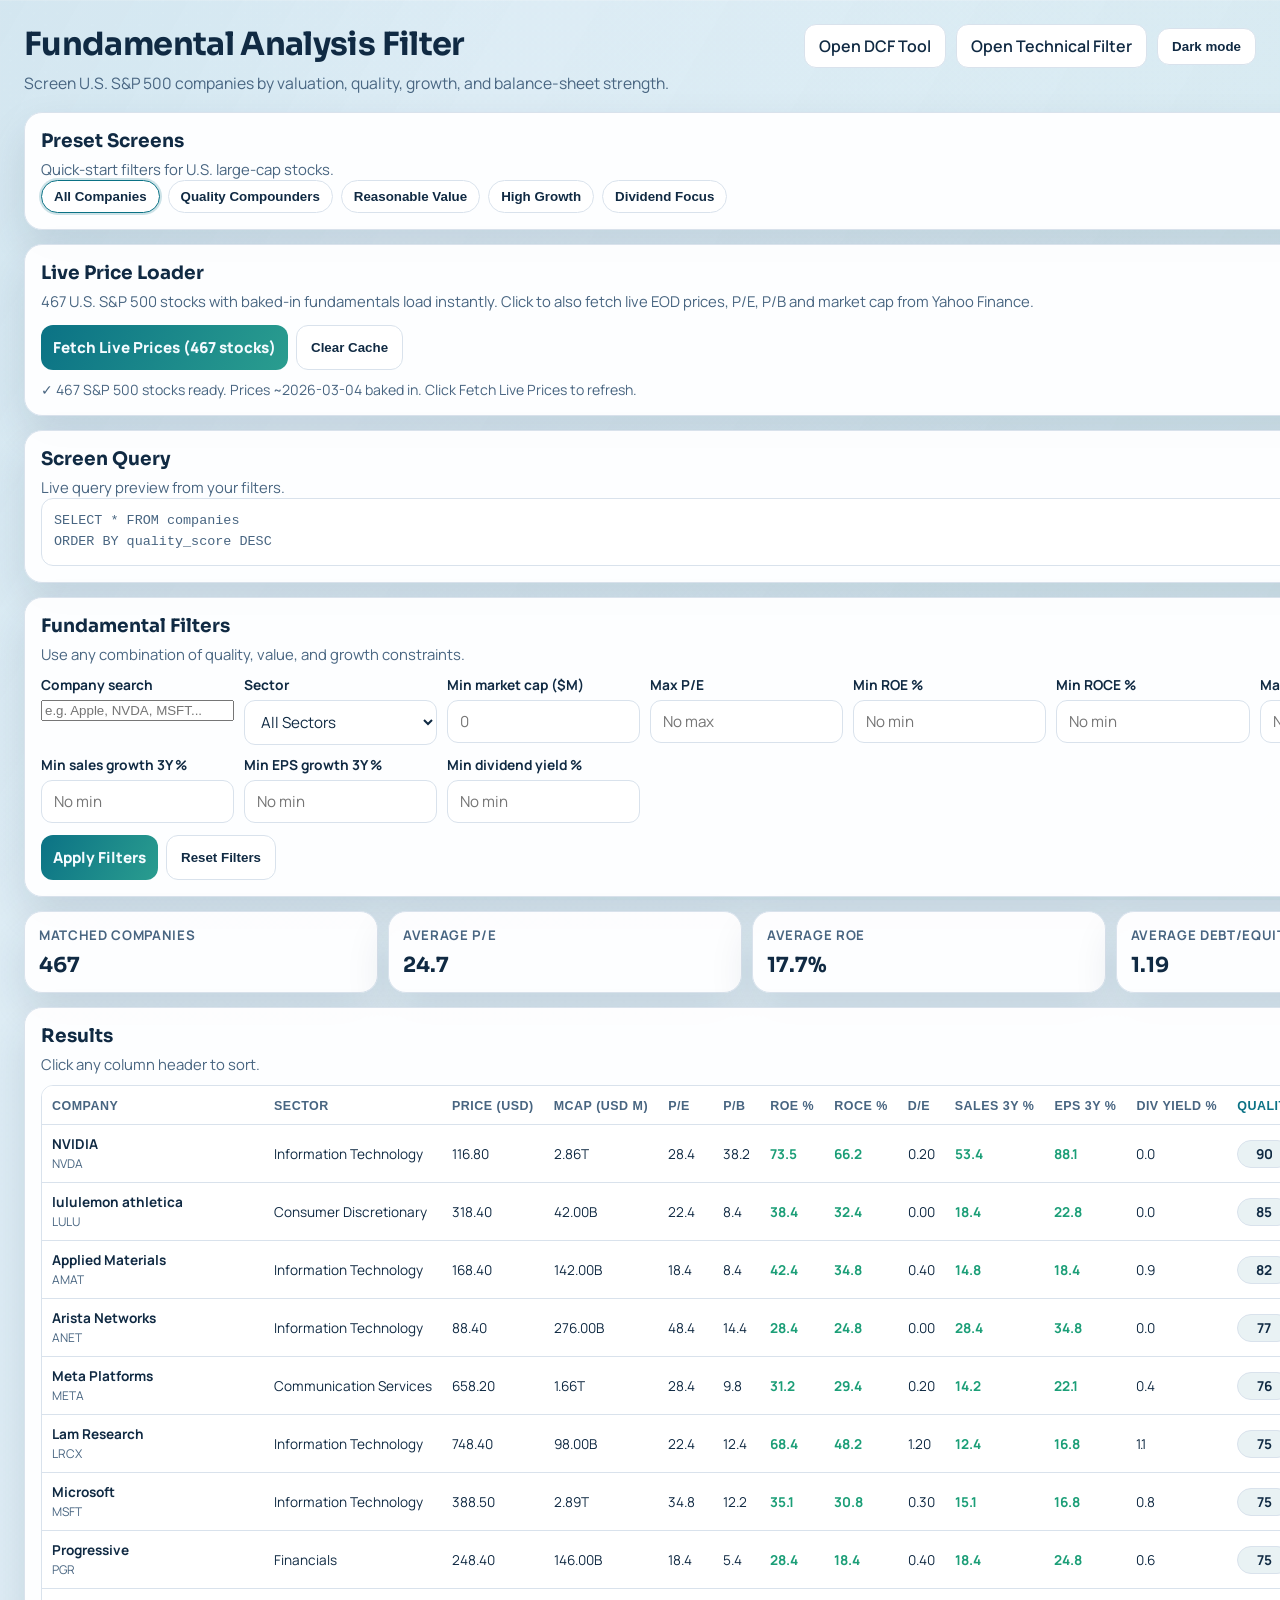
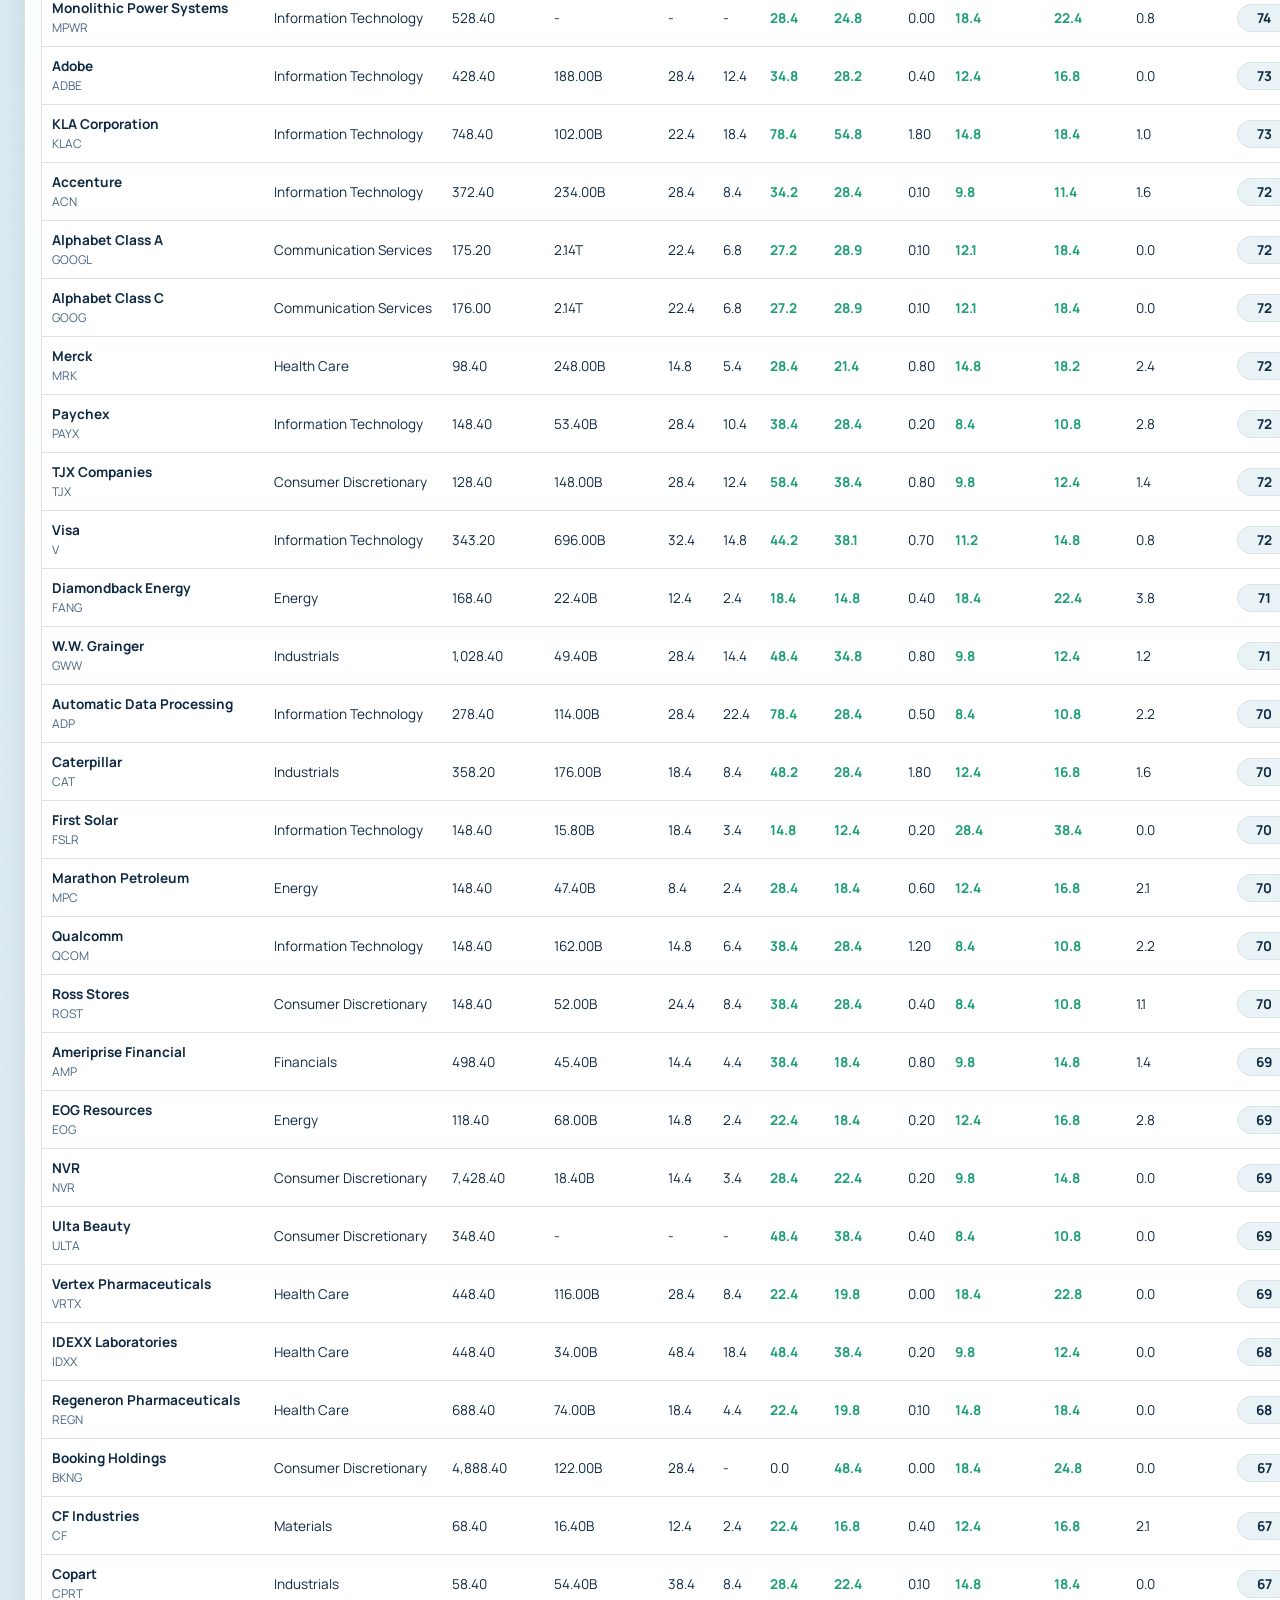
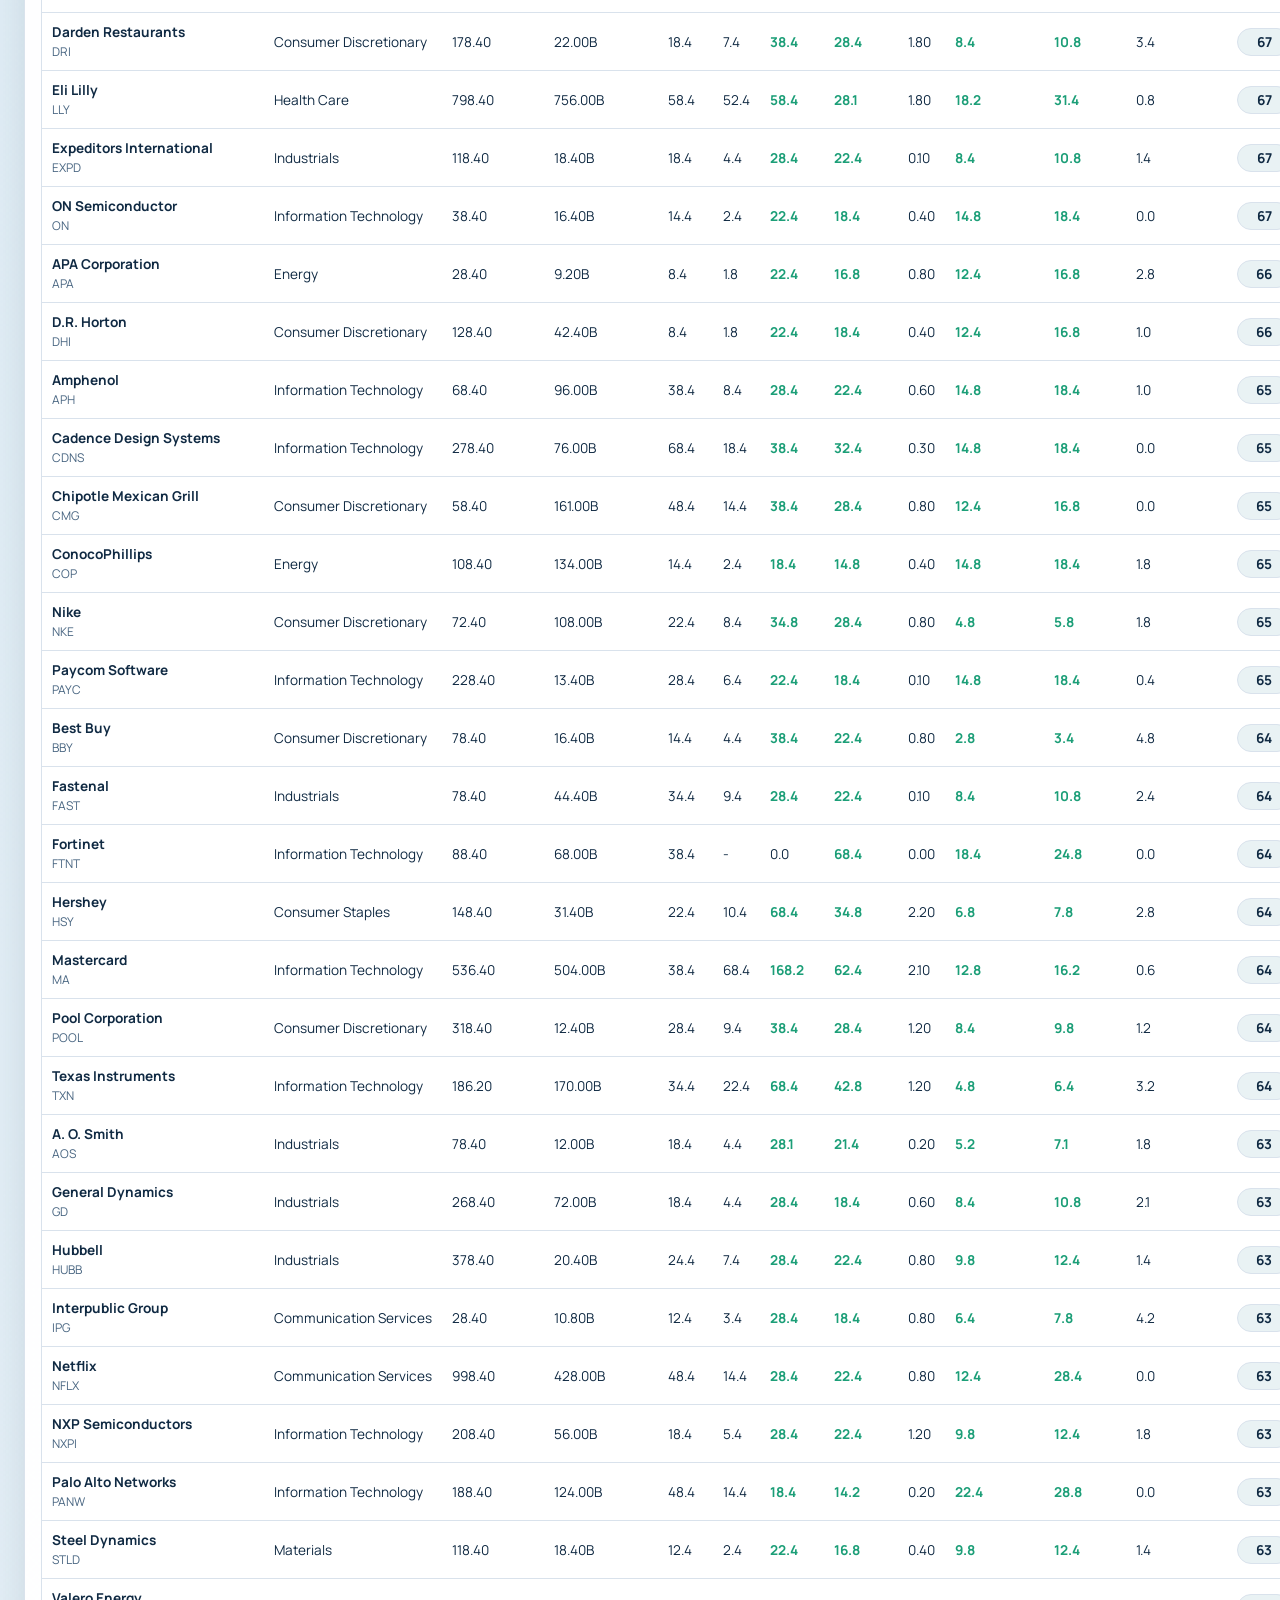
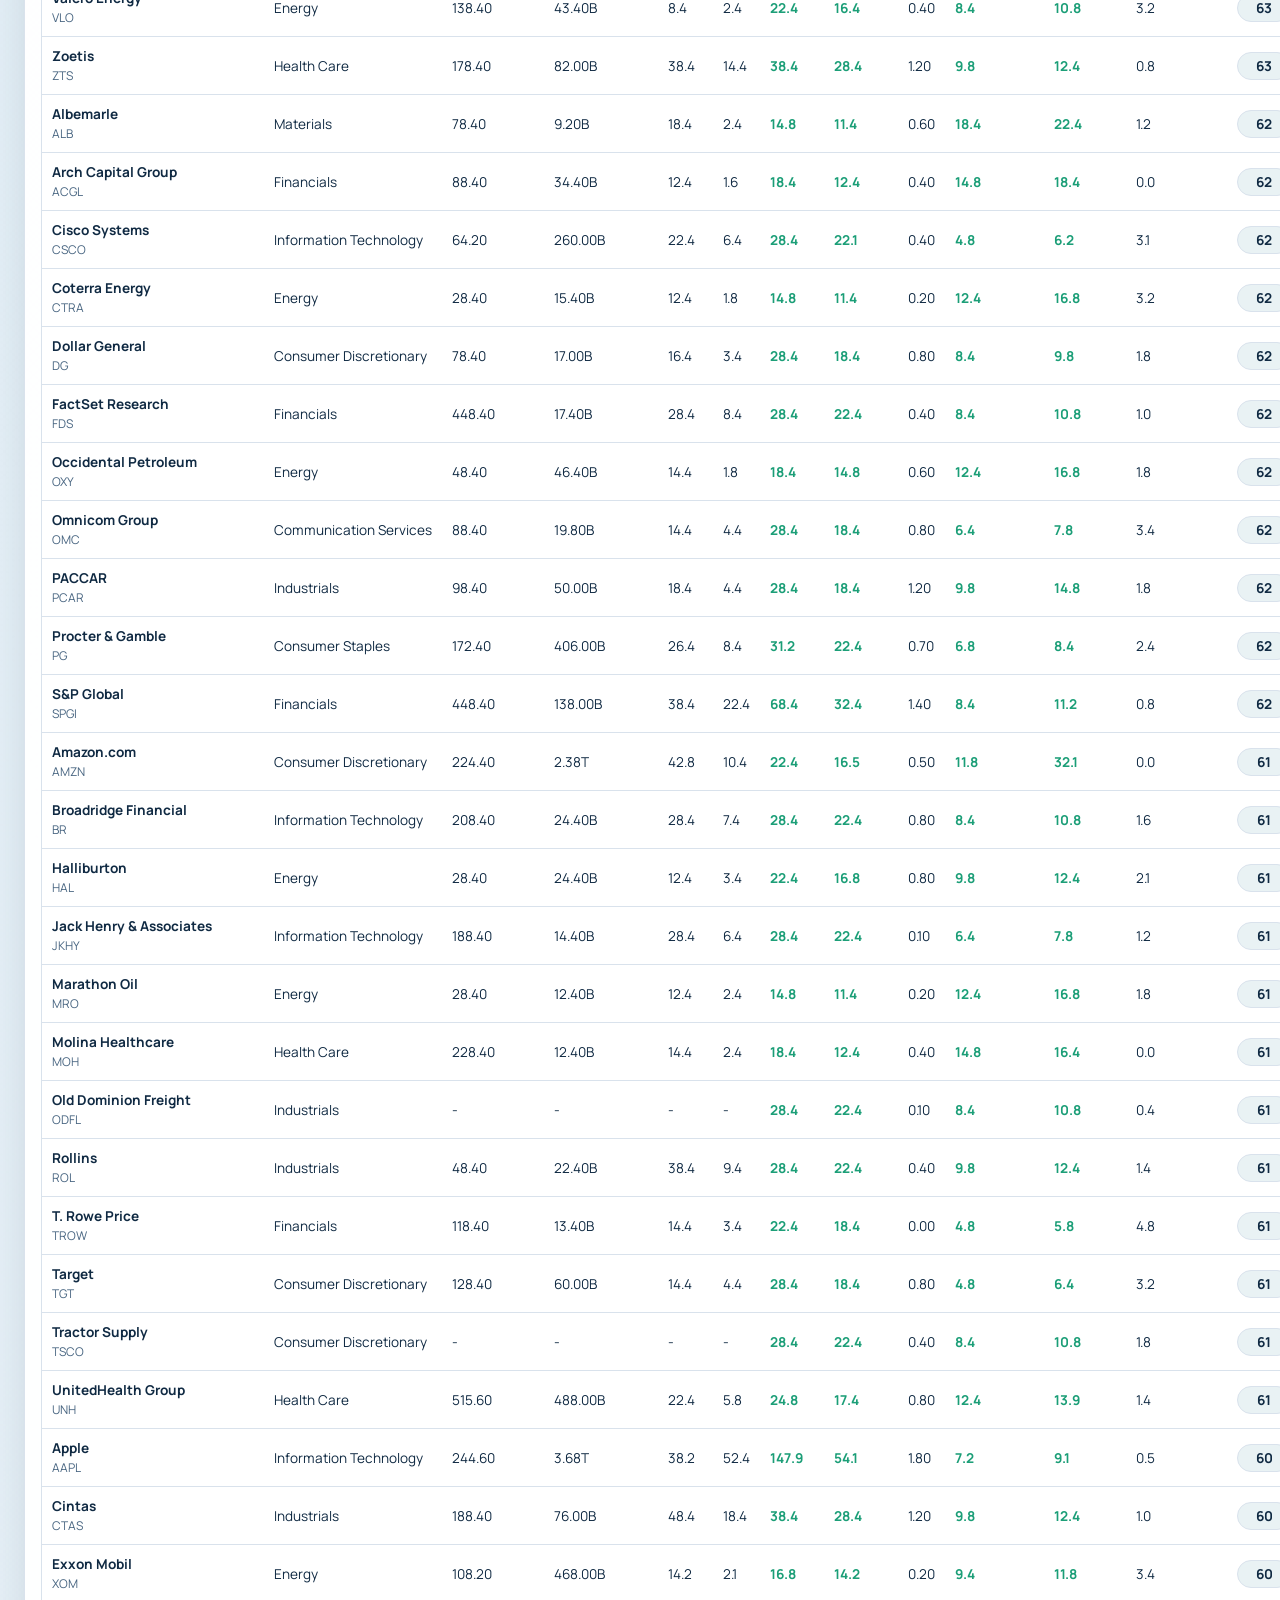
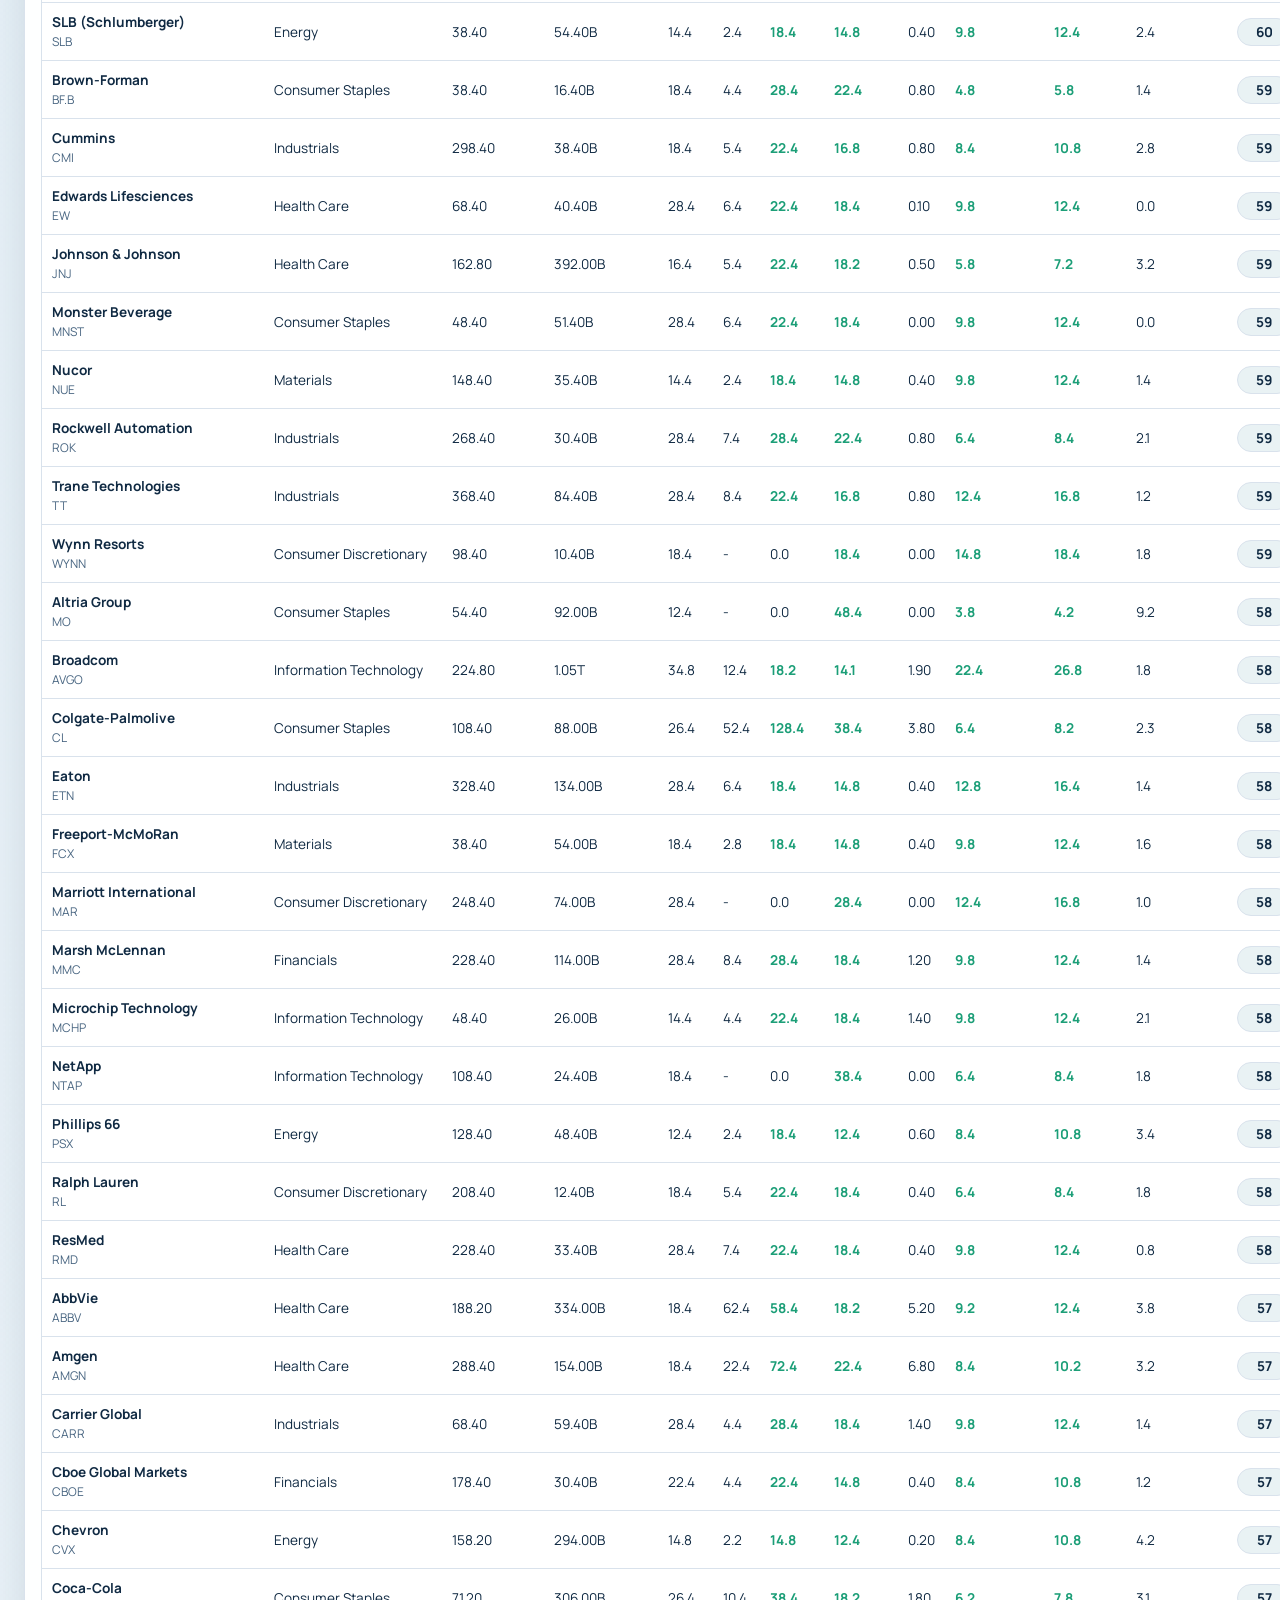
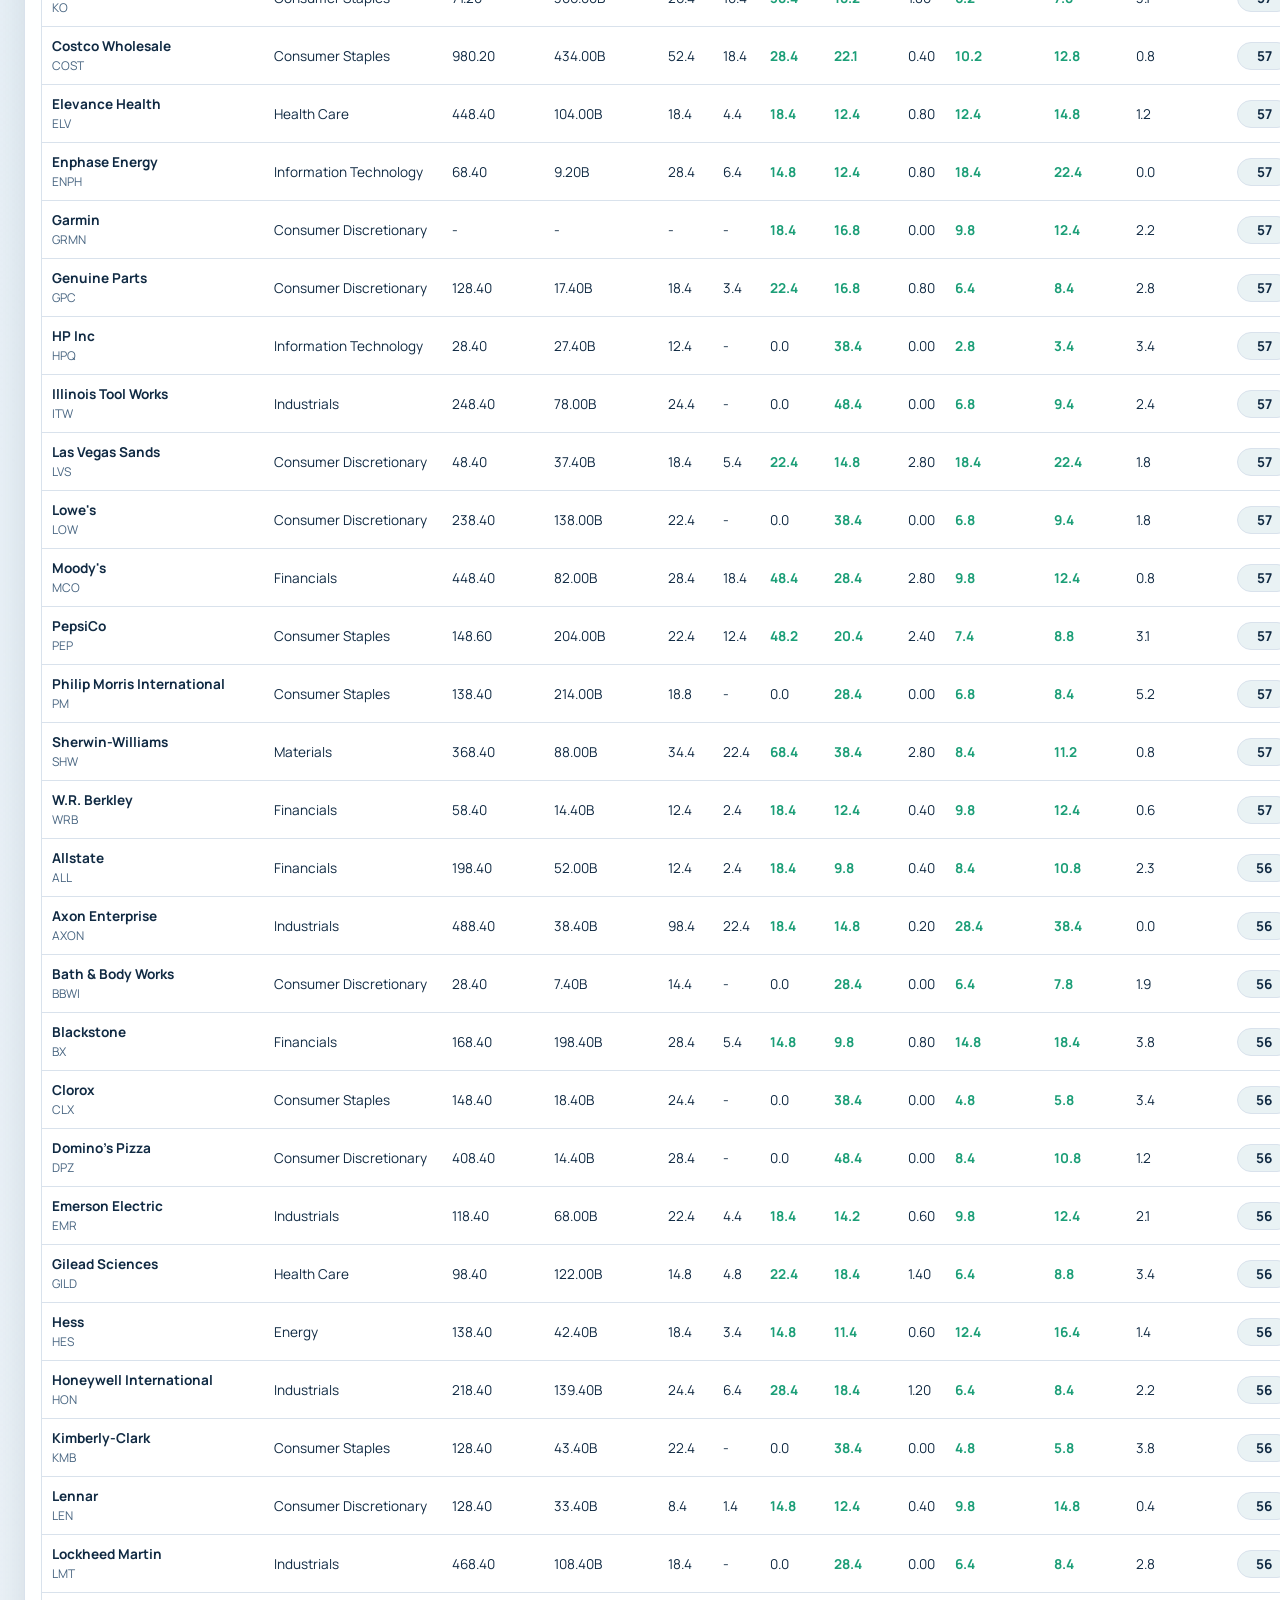
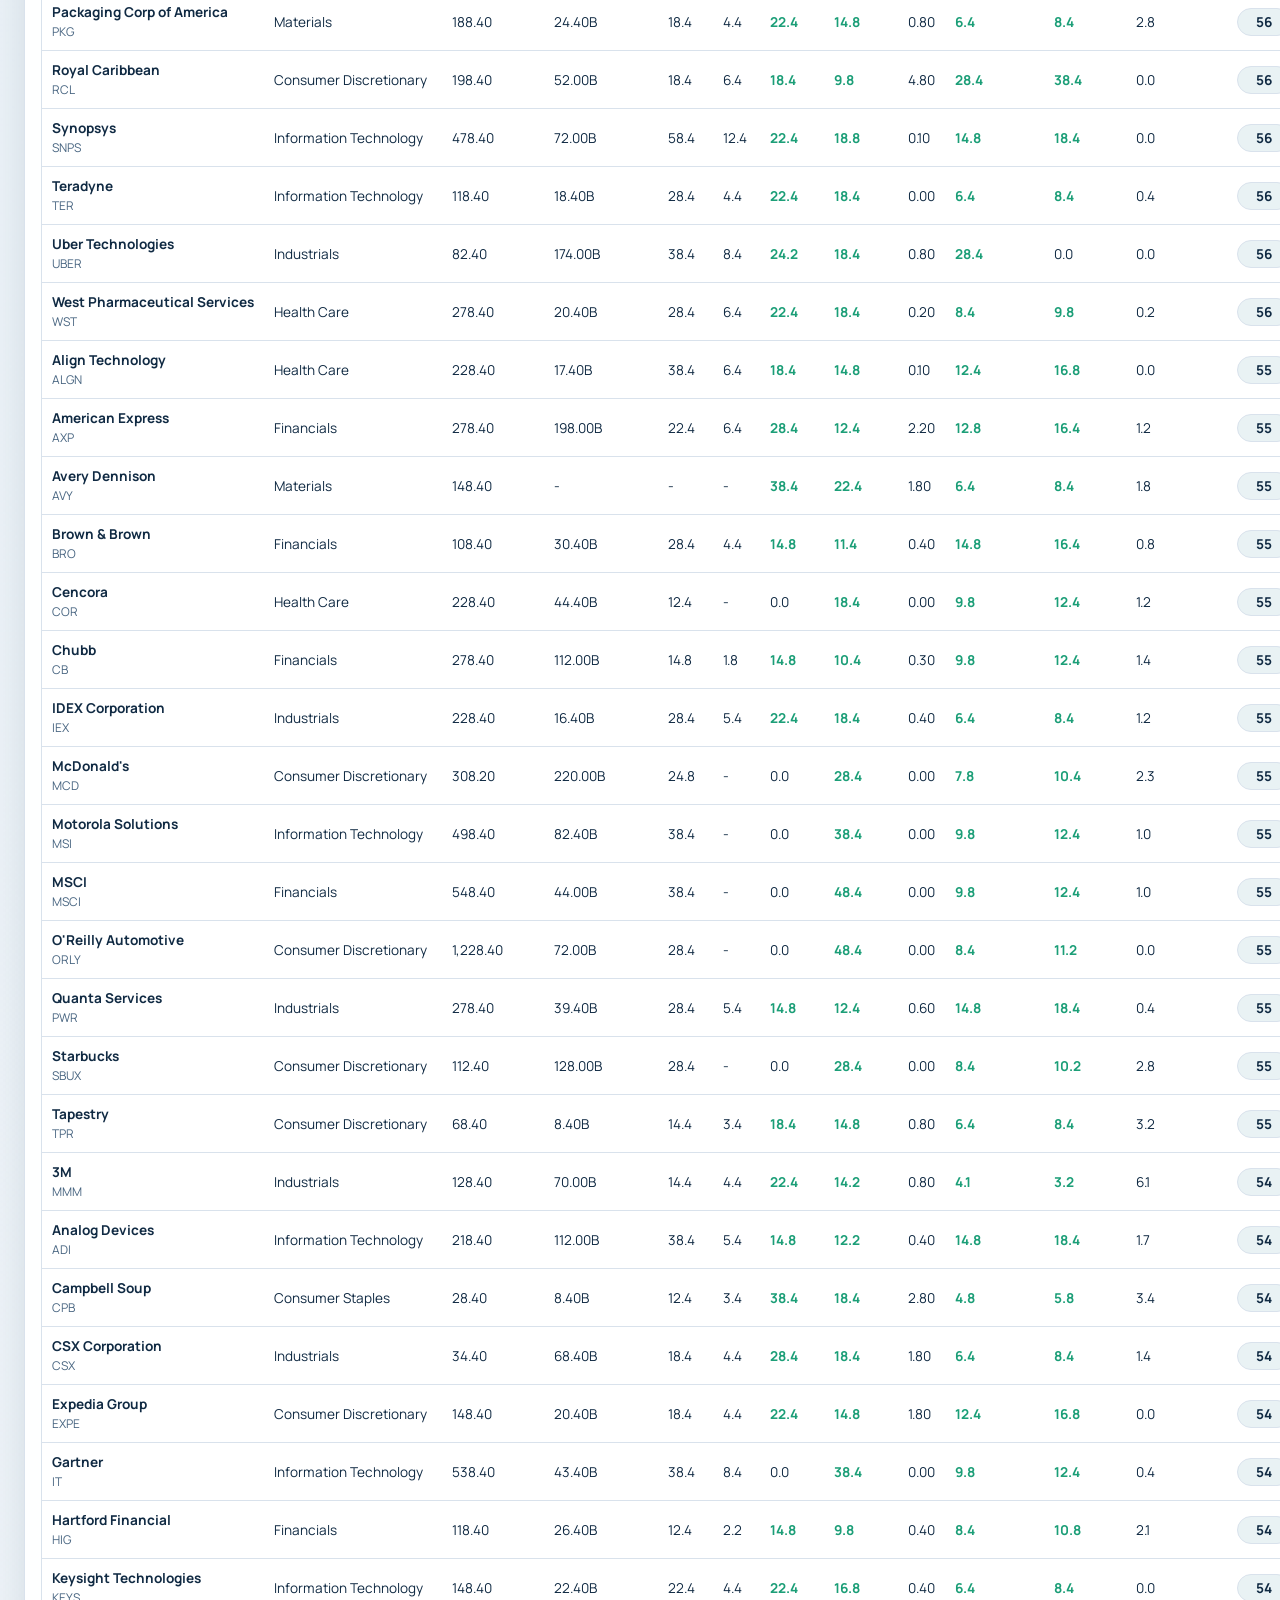
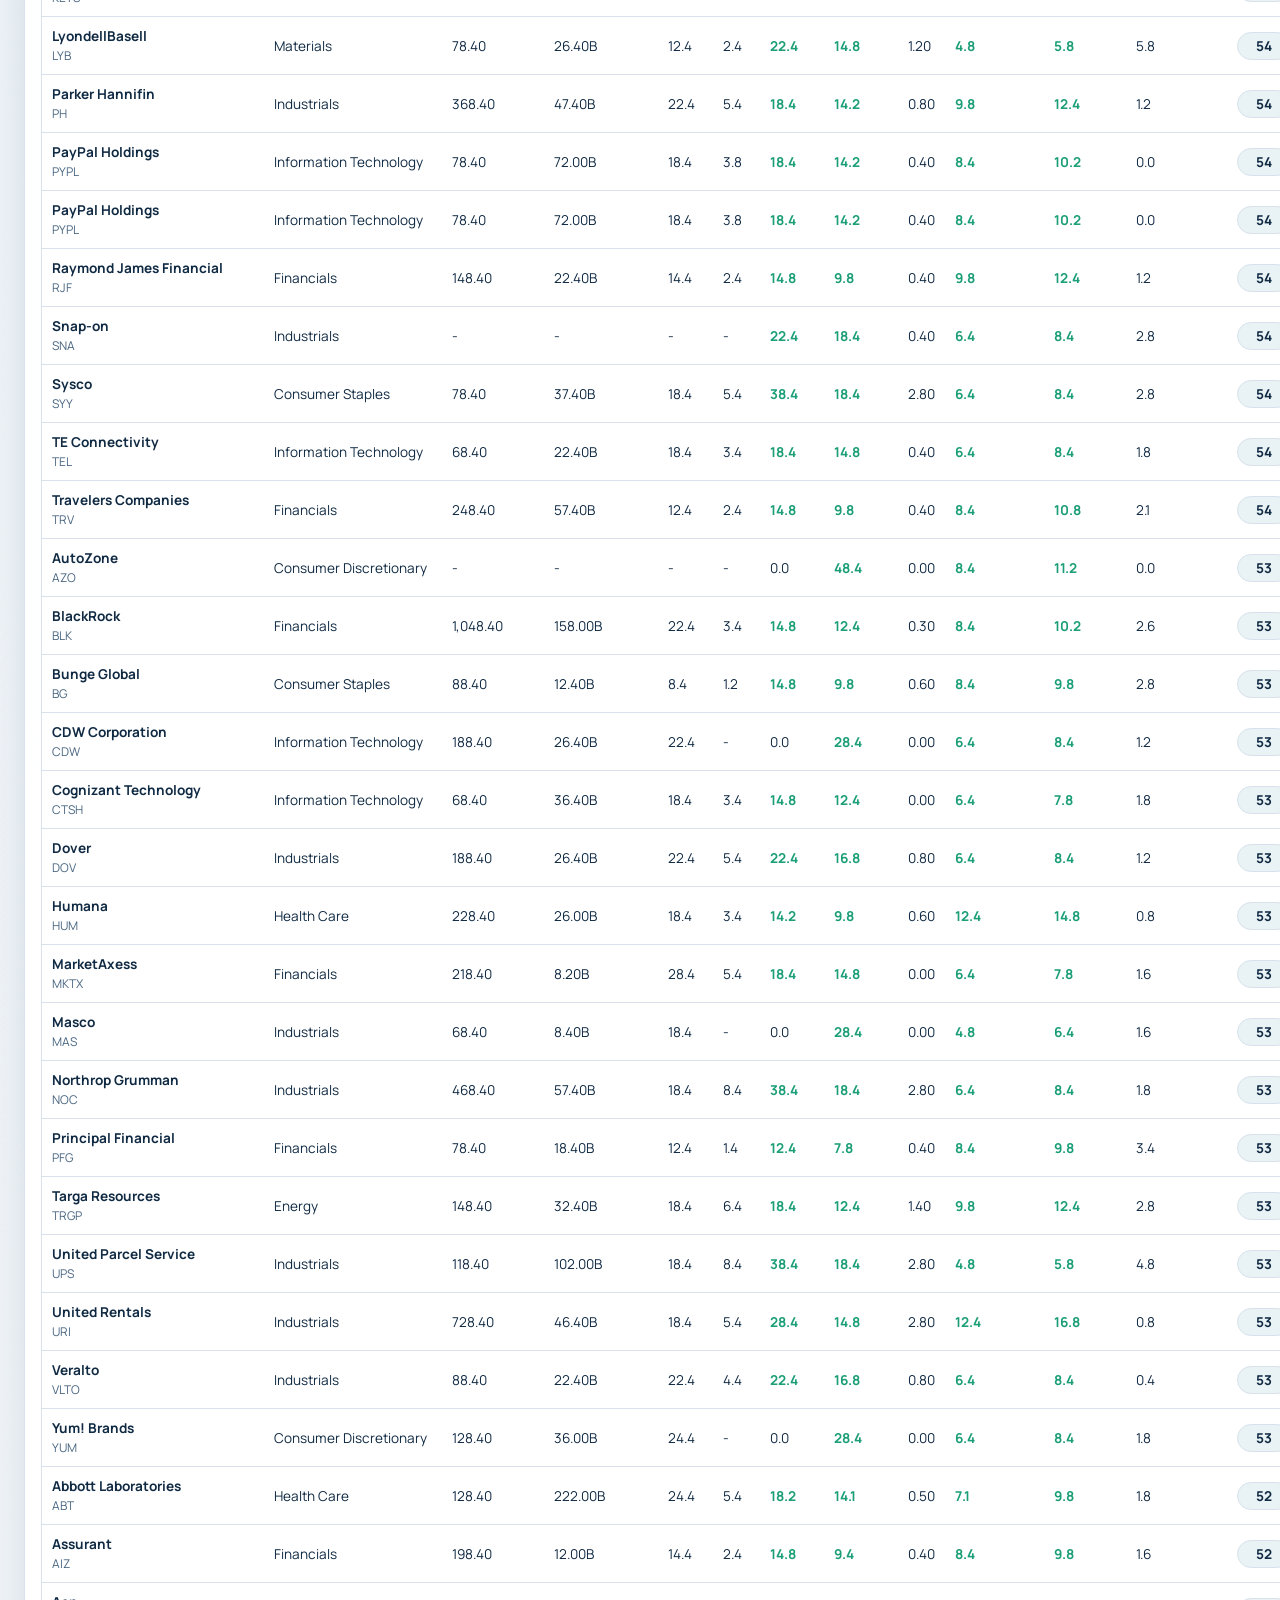
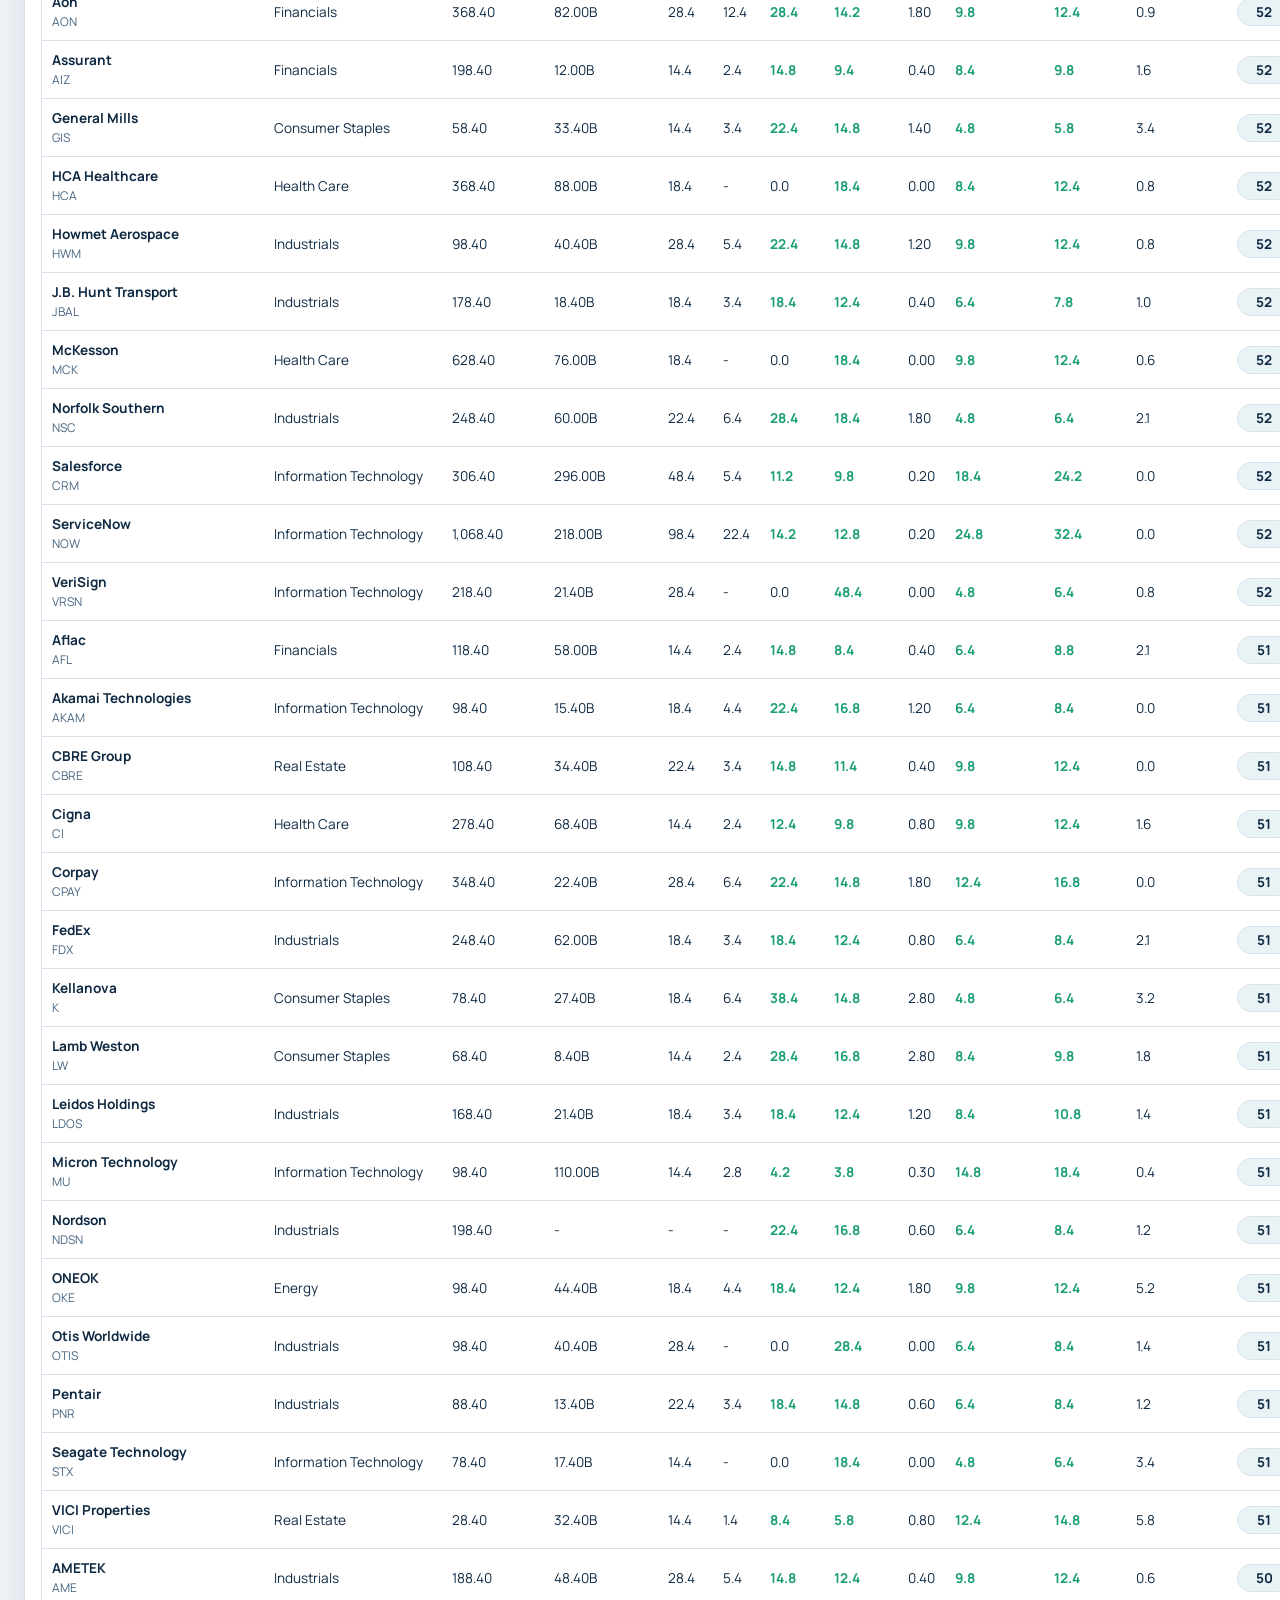
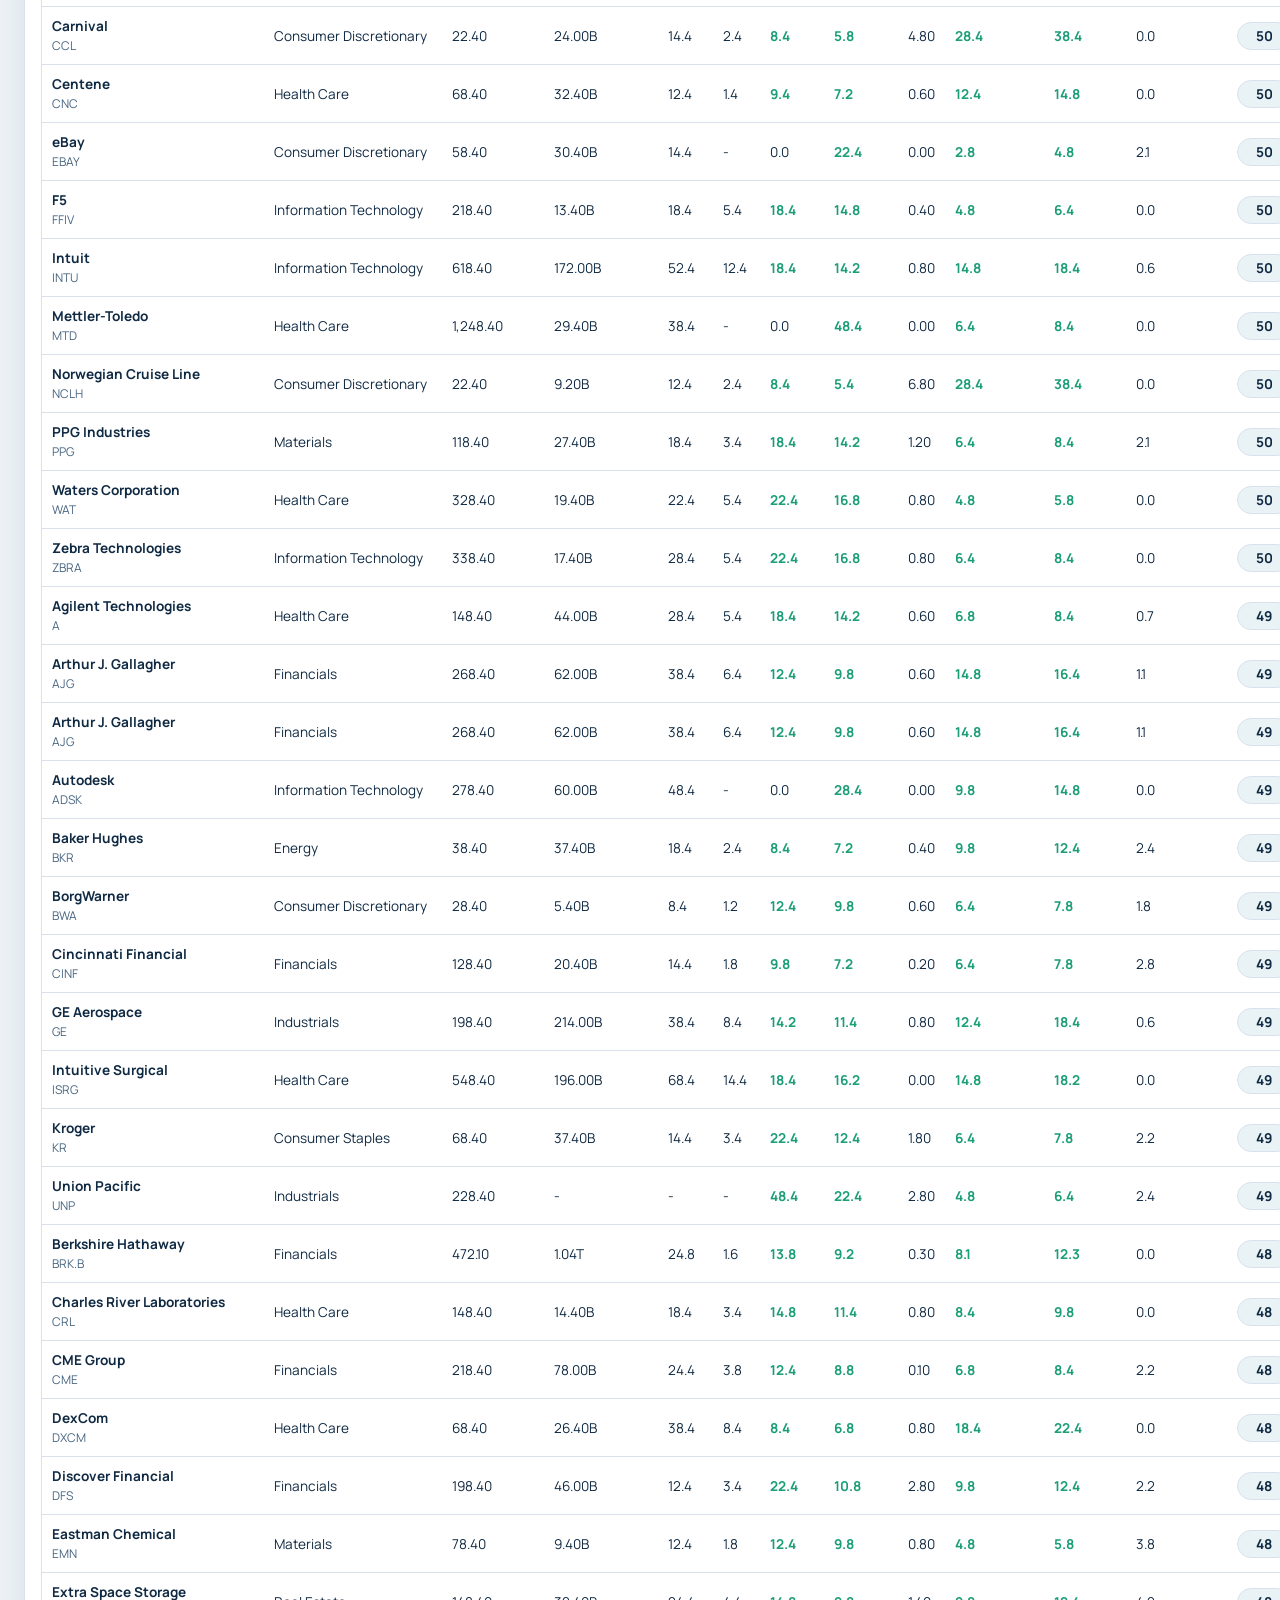
<file: fundamental.html>
<!doctype html>
<html lang="en">
  <head>
    <meta charset="UTF-8" />
    <meta name="viewport" content="width=device-width, initial-scale=1.0" />
    <meta name="referrer" content="no-referrer" />
    <title>Fundamental Analysis Filter | Trading Strategy Lab</title>
    <link rel="preconnect" href="https://fonts.googleapis.com" />
    <link rel="preconnect" href="https://fonts.gstatic.com" crossorigin />
    <link href="https://fonts.googleapis.com/css2?family=Manrope:wght@400;500;600;700&family=Sora:wght@500;600;700&display=swap" rel="stylesheet" />
    <link rel="stylesheet" href="styles.css" />
    <link rel="stylesheet" href="fundamental.css" />
    <script src="sp500_data.js"></script>
    <script src="fundamental.js" defer></script>
  </head>
  <body data-theme="light">
    <div class="background-glow"></div>
    <div class="app-shell">
      <header class="top-header">
        <div>
          <h1>Fundamental Analysis Filter</h1>
          <p class="tagline">Screen U.S. S&amp;P 500 companies by valuation, quality, growth, and balance-sheet strength.</p>
        </div>
        <div class="header-actions">
          <a class="theme-toggle" href="valuation.html">Open DCF Tool</a>
          <a class="theme-toggle" href="technical.html">Open Technical Filter</a>
          <button id="themeToggle" class="theme-toggle" type="button">Dark mode</button>
        </div>
      </header>

      <main class="fund-main">
        <section class="panel fund-panel">
          <div class="section-head">
            <h2>Preset Screens</h2>
            <p>Quick-start filters for U.S. large-cap stocks.</p>
          </div>
          <div id="presetButtons" class="preset-buttons"></div>
        </section>

        <section class="panel fund-panel">
          <div class="section-head">
            <h2>Live Price Loader</h2>
            <p>467 U.S. S&amp;P 500 stocks with baked-in fundamentals load instantly. Click to also fetch live EOD prices, P/E, P/B and market cap from Yahoo Finance.</p>
          </div>
          <div class="fund-actions">
            <button id="loadUsStocksBtn" class="run-button" type="button">Fetch Live Prices (467 stocks)</button>
            <button id="clearCacheBtn" class="secondary-btn" type="button">Clear Cache</button>
          </div>
          <p id="dataStatus" class="data-status">Loading baked-in data...</p>
        </section>

        <section class="panel fund-panel">
          <div class="section-head">
            <h2>Screen Query</h2>
            <p>Live query preview from your filters.</p>
          </div>
          <pre id="queryPreview" class="query-preview"></pre>
        </section>

        <section class="panel fund-panel">
          <div class="section-head">
            <h2>Fundamental Filters</h2>
            <p>Use any combination of quality, value, and growth constraints.</p>
          </div>
          <div class="fund-filters">
            <label class="field">
              <span>Company search</span>
              <input id="searchInput" type="search" placeholder="e.g. Apple, NVDA, MSFT..." />
            </label>
            <label class="field">
              <span>Sector</span>
              <select id="sectorSelect"></select>
            </label>
            <label class="field">
              <span>Min market cap ($M)</span>
              <input id="minMarketCap" type="number" min="0" step="1000" placeholder="0" />
            </label>
            <label class="field">
              <span>Max P/E</span>
              <input id="maxPe" type="number" min="0" step="0.1" placeholder="No max" />
            </label>
            <label class="field">
              <span>Min ROE %</span>
              <input id="minRoe" type="number" min="0" step="0.1" placeholder="No min" />
            </label>
            <label class="field">
              <span>Min ROCE %</span>
              <input id="minRoce" type="number" min="0" step="0.1" placeholder="No min" />
            </label>
            <label class="field">
              <span>Max debt/equity</span>
              <input id="maxDebtEquity" type="number" min="0" step="0.01" placeholder="No max" />
            </label>
            <label class="field">
              <span>Min sales growth 3Y %</span>
              <input id="minSalesGrowth" type="number" step="0.1" placeholder="No min" />
            </label>
            <label class="field">
              <span>Min EPS growth 3Y %</span>
              <input id="minEpsGrowth" type="number" step="0.1" placeholder="No min" />
            </label>
            <label class="field">
              <span>Min dividend yield %</span>
              <input id="minDividendYield" type="number" min="0" step="0.1" placeholder="No min" />
            </label>
          </div>
          <div class="fund-actions">
            <button id="applyFiltersBtn" class="run-button" type="button">Apply Filters</button>
            <button id="resetFiltersBtn" class="secondary-btn" type="button">Reset Filters</button>
          </div>
        </section>

        <section class="metrics-grid">
          <article class="panel metric-card">
            <span>Matched companies</span>
            <strong id="metricCount">0</strong>
          </article>
          <article class="panel metric-card">
            <span>Average P/E</span>
            <strong id="metricAvgPe">0</strong>
          </article>
          <article class="panel metric-card">
            <span>Average ROE</span>
            <strong id="metricAvgRoe">0%</strong>
          </article>
          <article class="panel metric-card">
            <span>Average debt/equity</span>
            <strong id="metricAvgDebt">0</strong>
          </article>
        </section>

        <section class="panel fund-panel">
          <div class="section-head">
            <h2>Results</h2>
            <p>Click any column header to sort.</p>
          </div>
          <div class="table-wrap">
            <table class="result-table">
              <thead>
                <tr>
                  <th><button class="sort-btn" data-sort="name" type="button">Company</button></th>
                  <th><button class="sort-btn" data-sort="sector" type="button">Sector</button></th>
                  <th><button class="sort-btn" data-sort="price" type="button">Price (USD)</button></th>
                  <th><button class="sort-btn" data-sort="marketCapCr" type="button">MCap (USD M)</button></th>
                  <th><button class="sort-btn" data-sort="pe" type="button">P/E</button></th>
                  <th><button class="sort-btn" data-sort="pb" type="button">P/B</button></th>
                  <th><button class="sort-btn" data-sort="roe" type="button">ROE %</button></th>
                  <th><button class="sort-btn" data-sort="roce" type="button">ROCE %</button></th>
                  <th><button class="sort-btn" data-sort="debtEquity" type="button">D/E</button></th>
                  <th><button class="sort-btn" data-sort="salesGrowth3Y" type="button">Sales 3Y %</button></th>
                  <th><button class="sort-btn" data-sort="epsGrowth3Y" type="button">EPS 3Y %</button></th>
                  <th><button class="sort-btn" data-sort="dividendYield" type="button">Div Yield %</button></th>
                  <th><button class="sort-btn" data-sort="score" type="button">Quality Score</button></th>
                  <th>Technical</th>
                </tr>
              </thead>
              <tbody id="resultTableBody"></tbody>
            </table>
          </div>
          <div id="emptyState" class="empty-state" hidden>No companies matched your filters. Try relaxing one or two constraints.</div>
        </section>
      </main>

      <footer class="site-footer">
        <p>Educational only, not financial advice.</p>
      </footer>
    </div>
  </body>
</html>
</file>
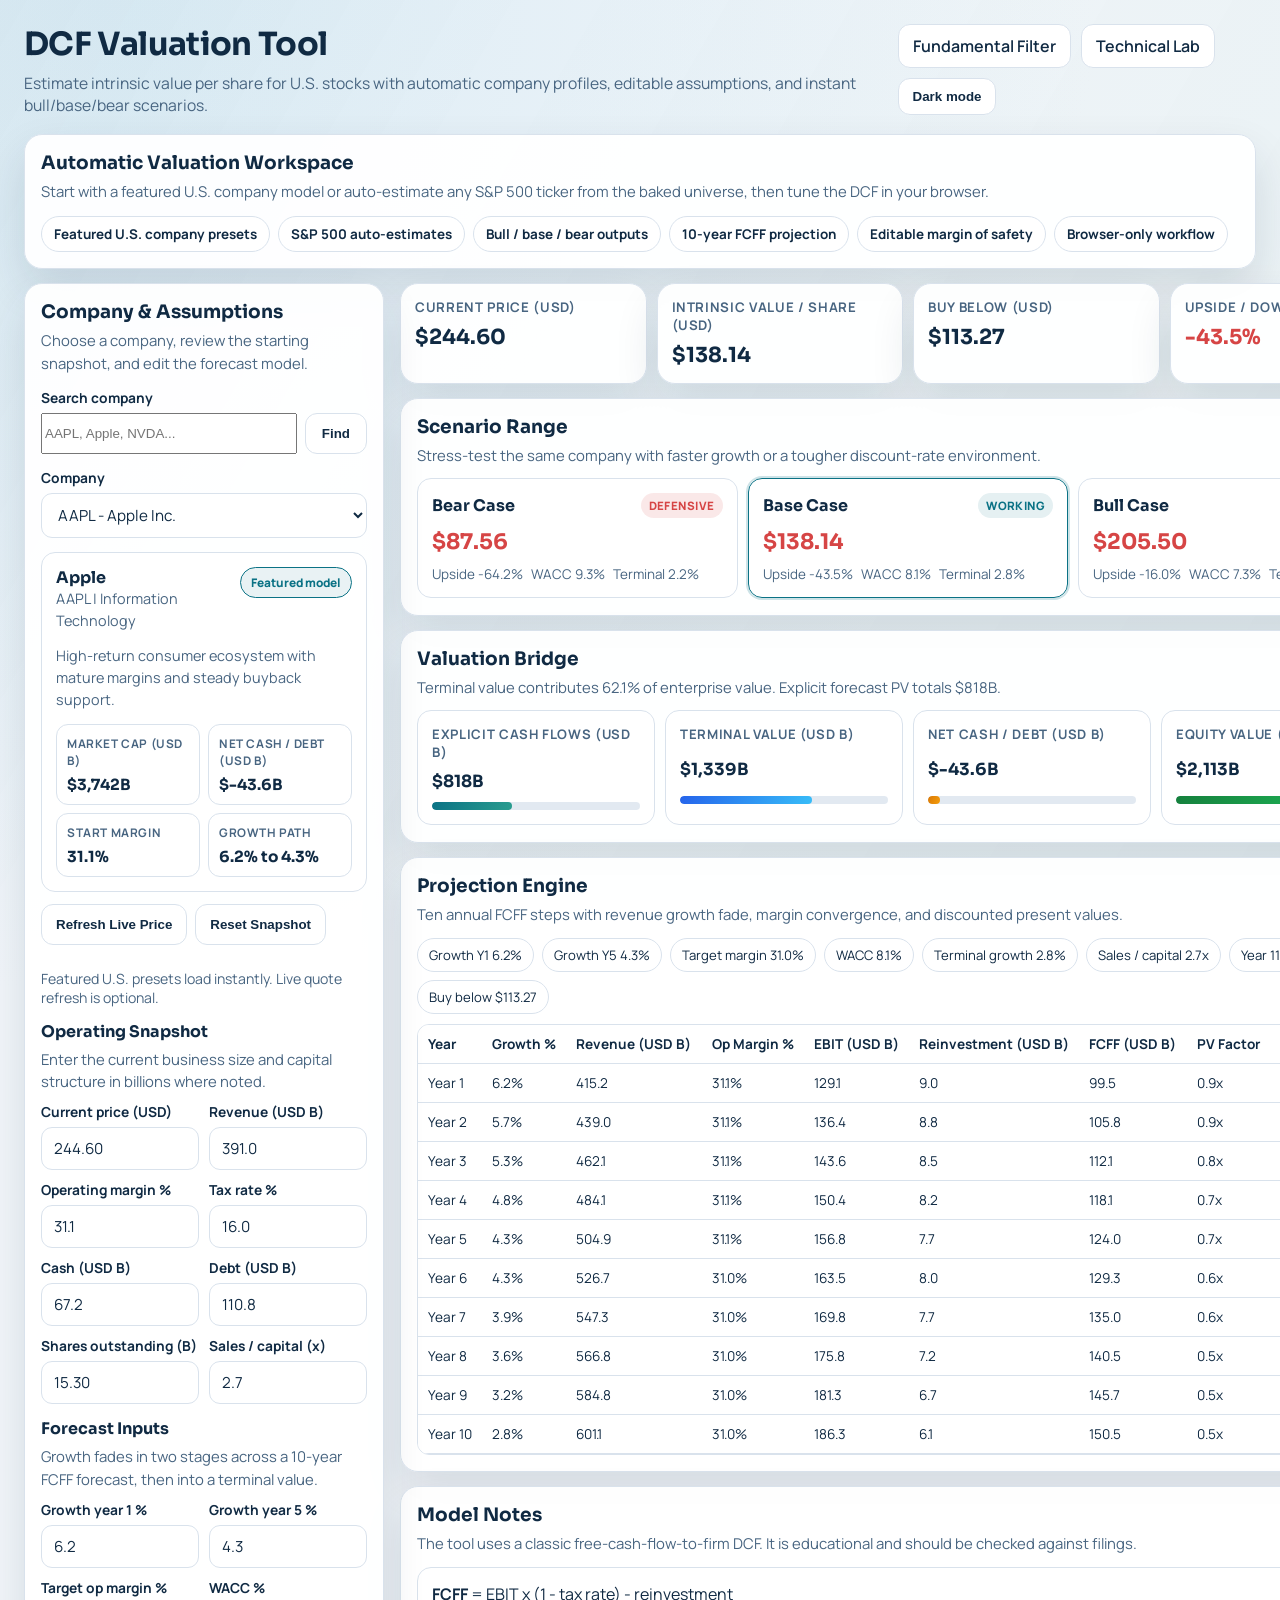
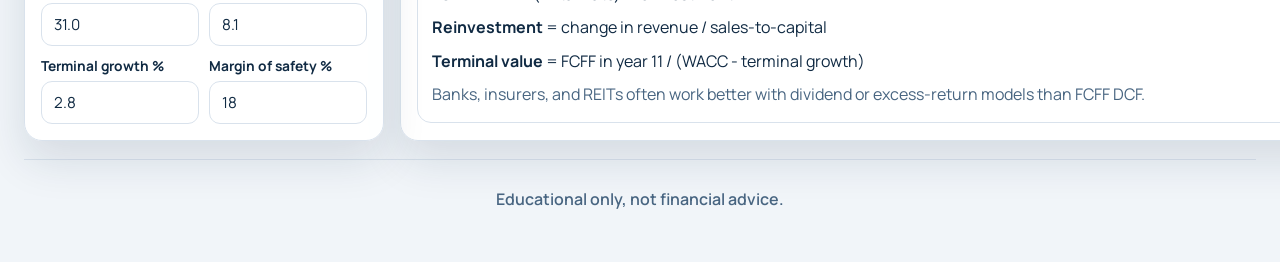
<file: valuation.html>
<!doctype html>
<html lang="en">
  <head>
    <meta charset="UTF-8" />
    <meta name="viewport" content="width=device-width, initial-scale=1.0" />
    <meta name="referrer" content="no-referrer" />
    <title>DCF Valuation Tool | Trading Strategy Lab</title>
    <meta
      name="description"
      content="Estimate intrinsic value per share with a browser-based DCF valuation model, automatic company presets, scenario analysis, and editable assumptions."
    />
    <link rel="preconnect" href="https://fonts.googleapis.com" />
    <link rel="preconnect" href="https://fonts.gstatic.com" crossorigin />
    <link
      href="https://fonts.googleapis.com/css2?family=Manrope:wght@400;500;600;700&family=Sora:wght@500;600;700&display=swap"
      rel="stylesheet"
    />
    <link rel="stylesheet" href="styles.css" />
    <link rel="stylesheet" href="fundamental.css" />
    <link rel="stylesheet" href="valuation.css" />
    <script src="sp500_data.js"></script>
    <script src="valuation.js" defer></script>
  </head>
  <body data-theme="light">
    <div class="background-glow"></div>
    <div class="app-shell">
      <header class="top-header">
        <div>
          <h1>DCF Valuation Tool</h1>
          <p class="tagline">
            Estimate intrinsic value per share for U.S. stocks with automatic company profiles, editable assumptions, and instant
            bull/base/bear scenarios.
          </p>
        </div>
        <div class="header-actions">
          <a class="theme-toggle" href="fundamental.html">Fundamental Filter</a>
          <a class="theme-toggle" href="technical.html">Technical Lab</a>
          <button id="themeToggle" class="theme-toggle" type="button">Dark mode</button>
        </div>
      </header>

      <main class="valuation-main">
        <section class="panel valuation-hero fund-panel">
          <div class="section-head">
            <h2>Automatic Valuation Workspace</h2>
            <p>
              Start with a featured U.S. company model or auto-estimate any S&amp;P 500 ticker from the baked universe, then tune
              the DCF in your browser.
            </p>
          </div>
          <div id="heroChips" class="hero-chips"></div>
        </section>

        <section class="valuation-layout">
          <aside class="panel valuation-controls">
            <div class="section-head">
              <h2>Company &amp; Assumptions</h2>
              <p>Choose a company, review the starting snapshot, and edit the forecast model.</p>
            </div>

            <label class="field">
              <span>Search company</span>
              <div class="search-row">
                <input id="companySearch" type="search" placeholder="AAPL, Apple, NVDA..." />
                <button id="searchCompanyBtn" class="secondary-btn" type="button">Find</button>
              </div>
            </label>

            <label class="field">
              <span>Company</span>
              <select id="companySelect"></select>
            </label>

            <article id="companySummary" class="company-summary"></article>

            <div class="fund-actions compact-actions">
              <button id="refreshQuoteBtn" class="secondary-btn" type="button">Refresh Live Price</button>
              <button id="resetAssumptionsBtn" class="secondary-btn" type="button">Reset Snapshot</button>
            </div>
            <p id="quoteStatus" class="data-status">Featured U.S. presets load instantly. Live quote refresh is optional.</p>

            <div class="control-group">
              <div class="section-head compact-head">
                <h3>Operating Snapshot</h3>
                <p>Enter the current business size and capital structure in billions where noted.</p>
              </div>
              <div class="valuation-form-grid">
                <label class="field">
                  <span>Current price (USD)</span>
                  <input id="currentPrice" type="number" min="0" step="0.01" />
                </label>
                <label class="field">
                  <span>Revenue (USD B)</span>
                  <input id="revenueB" type="number" min="0" step="0.1" />
                </label>
                <label class="field">
                  <span>Operating margin %</span>
                  <input id="operatingMargin" type="number" step="0.1" />
                </label>
                <label class="field">
                  <span>Tax rate %</span>
                  <input id="taxRate" type="number" min="0" max="60" step="0.1" />
                </label>
                <label class="field">
                  <span>Cash (USD B)</span>
                  <input id="cashB" type="number" step="0.1" />
                </label>
                <label class="field">
                  <span>Debt (USD B)</span>
                  <input id="debtB" type="number" step="0.1" />
                </label>
                <label class="field">
                  <span>Shares outstanding (B)</span>
                  <input id="sharesB" type="number" min="0.01" step="0.01" />
                </label>
                <label class="field">
                  <span>Sales / capital (x)</span>
                  <input id="salesToCapital" type="number" min="0.1" step="0.1" />
                </label>
              </div>
            </div>

            <div class="control-group">
              <div class="section-head compact-head">
                <h3>Forecast Inputs</h3>
                <p>Growth fades in two stages across a 10-year FCFF forecast, then into a terminal value.</p>
              </div>
              <div class="valuation-form-grid">
                <label class="field">
                  <span>Growth year 1 %</span>
                  <input id="growthStart" type="number" step="0.1" />
                </label>
                <label class="field">
                  <span>Growth year 5 %</span>
                  <input id="growthMid" type="number" step="0.1" />
                </label>
                <label class="field">
                  <span>Target op margin %</span>
                  <input id="targetOperatingMargin" type="number" step="0.1" />
                </label>
                <label class="field">
                  <span>WACC %</span>
                  <input id="wacc" type="number" min="0.1" step="0.1" />
                </label>
                <label class="field">
                  <span>Terminal growth %</span>
                  <input id="terminalGrowth" type="number" step="0.1" />
                </label>
                <label class="field">
                  <span>Margin of safety %</span>
                  <input id="marginOfSafety" type="number" min="0" max="60" step="1" />
                </label>
              </div>
            </div>
          </aside>

          <div class="valuation-content">
            <section class="metrics-grid">
              <article class="panel metric-card">
                <span>Current Price (USD)</span>
                <strong id="metricCurrentPrice">$0.00</strong>
              </article>
              <article class="panel metric-card">
                <span>Intrinsic Value / Share (USD)</span>
                <strong id="metricIntrinsicValue">$0.00</strong>
              </article>
              <article class="panel metric-card">
                <span>Buy Below (USD)</span>
                <strong id="metricBuyBelow">$0.00</strong>
              </article>
              <article class="panel metric-card">
                <span>Upside / Downside</span>
                <strong id="metricUpside">0.0%</strong>
              </article>
            </section>

            <section class="panel fund-panel">
              <div class="section-head">
                <h2>Scenario Range</h2>
                <p>Stress-test the same company with faster growth or a tougher discount-rate environment.</p>
              </div>
              <div id="scenarioGrid" class="scenario-grid"></div>
            </section>

            <section class="panel fund-panel">
              <div class="section-head">
                <h2>Valuation Bridge</h2>
                <p id="valuationStatus">Forecast cash flows, terminal value, and balance-sheet adjustments roll into equity value.</p>
              </div>
              <div id="bridgeGrid" class="bridge-grid"></div>
            </section>

            <section class="panel fund-panel">
              <div class="section-head">
                <h2>Projection Engine</h2>
                <p>Ten annual FCFF steps with revenue growth fade, margin convergence, and discounted present values.</p>
              </div>
              <div id="assumptionStrip" class="assumption-strip"></div>
              <div class="table-wrap">
                <table class="result-table valuation-table">
                  <thead>
                    <tr>
                      <th>Year</th>
                      <th>Growth %</th>
                      <th>Revenue (USD B)</th>
                      <th>Op Margin %</th>
                      <th>EBIT (USD B)</th>
                      <th>Reinvestment (USD B)</th>
                      <th>FCFF (USD B)</th>
                      <th>PV Factor</th>
                      <th>PV FCFF (USD B)</th>
                    </tr>
                  </thead>
                  <tbody id="projectionTableBody"></tbody>
                </table>
              </div>
            </section>

            <section class="panel fund-panel">
              <div class="section-head">
                <h2>Model Notes</h2>
                <p>The tool uses a classic free-cash-flow-to-firm DCF. It is educational and should be checked against filings.</p>
              </div>
              <div id="warningStack" class="notice-stack"></div>
              <div class="formula-panel">
                <p><strong>FCFF</strong> = EBIT x (1 - tax rate) - reinvestment</p>
                <p><strong>Reinvestment</strong> = change in revenue / sales-to-capital</p>
                <p><strong>Terminal value</strong> = FCFF in year 11 / (WACC - terminal growth)</p>
                <p class="formula-footnote">
                  Banks, insurers, and REITs often work better with dividend or excess-return models than FCFF DCF.
                </p>
              </div>
            </section>
          </div>
        </section>
      </main>

      <footer class="site-footer">
        <p>Educational only, not financial advice.</p>
      </footer>
    </div>
  </body>
</html>
</file>
<file: styles.css>
:root {
  --bg: #f1f5f9;
  --panel: #ffffff;
  --text: #102a43;
  --muted: #486581;
  --border: #d9e2ec;
  --accent: #0b7285;
  --accent-soft: rgba(11, 114, 133, 0.2);
  --positive: #1b9e77;
  --negative: #d64545;
  --grid: rgba(72, 101, 129, 0.18);
  --shadow: 0 20px 44px rgba(18, 42, 66, 0.12);
}

body[data-theme="dark"] {
  --bg: #1a1d21;
  --panel: #23272e;
  --text: #e7eaee;
  --muted: #a9b0b8;
  --border: rgba(255, 255, 255, 0.12);
  --accent: #10a37f;
  --accent-soft: rgba(16, 163, 127, 0.24);
  --positive: #34d399;
  --negative: #f87171;
  --grid: rgba(255, 255, 255, 0.09);
  --shadow: 0 24px 48px rgba(0, 0, 0, 0.4);
}

* {
  box-sizing: border-box;
}

html,
body {
  margin: 0;
  min-height: 100%;
}

body {
  font-family: "Manrope", sans-serif;
  background: radial-gradient(circle at 8% 0%, #dcecf5 0%, var(--bg) 45%),
    radial-gradient(circle at 100% 40%, #e8f5f1 0%, transparent 35%);
  color: var(--text);
}

body[data-theme="dark"] {
  background: radial-gradient(circle at 100% 50%, rgba(255, 255, 255, 0.035) 0%, transparent 40%), var(--bg);
}

.background-glow {
  position: fixed;
  inset: 0;
  pointer-events: none;
  background: linear-gradient(120deg, rgba(11, 114, 133, 0.04), transparent 30%, rgba(27, 158, 119, 0.04));
}

body[data-theme="dark"] .background-glow {
  background: linear-gradient(120deg, transparent 0%, transparent 35%, rgba(255, 255, 255, 0.025) 100%);
}

.app-shell {
  max-width: 1320px;
  margin: 0 auto;
  padding: 24px;
  position: relative;
  z-index: 1;
}

.top-header {
  display: flex;
  justify-content: space-between;
  align-items: flex-start;
  gap: 16px;
  margin-bottom: 18px;
}

.header-actions {
  display: flex;
  align-items: center;
  flex-wrap: wrap;
  gap: 10px;
}

.top-header h1 {
  margin: 0;
  font-family: "Sora", sans-serif;
  font-size: clamp(1.6rem, 2.5vw, 2.2rem);
  letter-spacing: -0.02em;
}

.tagline {
  margin: 8px 0 0;
  color: var(--muted);
  font-size: 0.98rem;
}

.theme-toggle {
  border: 1px solid var(--border);
  background: var(--panel);
  color: var(--text);
  border-radius: 12px;
  padding: 10px 14px;
  font-weight: 600;
  cursor: pointer;
  text-decoration: none;
  display: inline-flex;
  align-items: center;
}

.top-nav {
  display: flex;
  flex-wrap: wrap;
  gap: 8px;
  margin-bottom: 16px;
}

.nav-tab {
  border: 1px solid var(--border);
  background: color-mix(in srgb, var(--panel) 86%, transparent);
  color: var(--text);
  padding: 10px 16px;
  border-radius: 999px;
  cursor: pointer;
  font-weight: 600;
}

.nav-tab.active {
  background: var(--accent);
  color: #f7fcff;
  border-color: transparent;
}

main {
  min-height: 520px;
}

.app-section {
  display: none;
}

.app-section.active {
  display: block;
}

.panel {
  background: color-mix(in srgb, var(--panel) 94%, transparent);
  border: 1px solid var(--border);
  border-radius: 18px;
  box-shadow: var(--shadow);
}

.card-grid {
  display: grid;
  gap: 16px;
}

.card-grid.two {
  grid-template-columns: repeat(auto-fit, minmax(300px, 1fr));
}

.card-grid.three {
  grid-template-columns: repeat(auto-fit, minmax(250px, 1fr));
}

.card {
  padding: 18px;
}

.card h2 {
  margin: 0 0 10px;
  font-family: "Sora", sans-serif;
  font-size: 1.1rem;
}

.card p {
  margin: 0;
  color: var(--muted);
  line-height: 1.6;
}

.strategy-layout {
  display: grid;
  grid-template-columns: 340px 1fr;
  gap: 16px;
  padding: 16px;
}

.strategy-list-wrap {
  display: flex;
  flex-direction: column;
  gap: 12px;
}

.section-head h2,
.section-head h3,
.section-head p {
  margin: 0;
}

.section-head h2 {
  font-family: "Sora", sans-serif;
  font-size: 1.16rem;
}

.section-head p {
  margin-top: 6px;
  color: var(--muted);
  font-size: 0.93rem;
  line-height: 1.5;
}

.search-input,
select,
input[type="number"] {
  width: 100%;
  border: 1px solid var(--border);
  border-radius: 11px;
  padding: 10px 12px;
  font-size: 0.95rem;
  font-family: inherit;
  color: var(--text);
  background: var(--panel);
}

.strategy-list {
  display: flex;
  flex-direction: column;
  gap: 9px;
  max-height: 560px;
  overflow: auto;
  padding-right: 2px;
}

.strategy-item {
  text-align: left;
  border: 1px solid var(--border);
  background: var(--panel);
  border-radius: 12px;
  padding: 10px 12px;
  cursor: pointer;
  display: flex;
  flex-direction: column;
  gap: 4px;
}

.strategy-item.active {
  border-color: var(--accent);
  box-shadow: 0 0 0 2px var(--accent-soft);
}

.strategy-item-title {
  font-size: 0.92rem;
  line-height: 1.35;
  font-weight: 700;
  color: var(--text);
}

.strategy-item-sub {
  color: var(--muted);
  font-size: 0.84rem;
}

.empty-state {
  border: 1px dashed var(--border);
  border-radius: 12px;
  padding: 14px;
  color: var(--muted);
}

.strategy-detail {
  background: var(--panel);
  border: 1px solid var(--border);
  border-radius: 14px;
  padding: 16px;
  min-height: 320px;
}

.detail-head h3 {
  margin: 0;
  font-family: "Sora", sans-serif;
  font-size: 1.22rem;
}

.detail-head p {
  margin: 8px 0 0;
  color: var(--muted);
  line-height: 1.6;
}

.detail-grid {
  margin-top: 14px;
  display: grid;
  grid-template-columns: repeat(auto-fit, minmax(220px, 1fr));
  gap: 10px;
}

.detail-card {
  border: 1px solid var(--border);
  border-radius: 11px;
  padding: 10px;
  background: color-mix(in srgb, var(--panel) 90%, transparent);
}

.detail-card h4 {
  margin: 0;
  font-size: 0.84rem;
  color: var(--muted);
  text-transform: uppercase;
  letter-spacing: 0.05em;
}

.detail-card p {
  margin: 6px 0 0;
  line-height: 1.5;
}

.checklist {
  margin-top: 16px;
  display: grid;
  gap: 10px;
}

.check-row {
  display: grid;
  grid-template-columns: 34px 1fr;
  gap: 10px;
  align-items: start;
}

.check-index {
  width: 34px;
  height: 34px;
  border-radius: 50%;
  border: 1px solid var(--accent);
  color: var(--accent);
  display: grid;
  place-items: center;
  font-weight: 800;
  font-size: 0.85rem;
  background: color-mix(in srgb, var(--accent) 12%, transparent);
}

.check-body {
  border: 1px solid var(--border);
  border-radius: 10px;
  padding: 10px;
}

.check-body h5 {
  margin: 0;
  font-size: 0.96rem;
}

.check-body p {
  margin: 6px 0 0;
  color: var(--muted);
  line-height: 1.55;
}

.sim-grid {
  display: grid;
  grid-template-columns: 340px 1fr;
  gap: 16px;
}

.simulator-controls {
  padding: 16px;
  display: flex;
  flex-direction: column;
  gap: 12px;
  align-self: start;
  position: sticky;
  top: 20px;
}

.field {
  display: flex;
  flex-direction: column;
  gap: 6px;
}

.field label {
  font-weight: 700;
  font-size: 0.89rem;
}

.field-row {
  display: grid;
  grid-template-columns: 1fr;
  gap: 10px;
}

.toggle-field {
  display: flex;
  align-items: center;
  gap: 8px;
  border: 1px solid var(--border);
  border-radius: 11px;
  padding: 10px;
  background: var(--panel);
  font-weight: 600;
}

.parameters-wrap {
  display: grid;
  gap: 10px;
  max-height: 320px;
  overflow: auto;
  padding-right: 4px;
}

.param-row {
  border: 1px solid var(--border);
  border-radius: 11px;
  padding: 10px;
  background: var(--panel);
}

.param-label-row {
  display: flex;
  justify-content: space-between;
  align-items: center;
  gap: 8px;
  margin-bottom: 8px;
}

.param-label {
  font-size: 0.88rem;
  font-weight: 700;
}

.param-value {
  font-size: 0.8rem;
  color: var(--muted);
  font-weight: 700;
}

.param-controls {
  display: grid;
  grid-template-columns: 1fr 84px;
  gap: 8px;
}

input[type="range"] {
  width: 100%;
}

.run-button {
  border: none;
  border-radius: 12px;
  padding: 12px;
  font-family: inherit;
  font-size: 0.95rem;
  font-weight: 800;
  background: linear-gradient(120deg, var(--accent), #2a9d8f);
  color: #f4fbff;
  cursor: pointer;
}

.chart-panel {
  padding: 14px;
  display: flex;
  flex-direction: column;
  gap: 12px;
}

.chart-header {
  display: flex;
  justify-content: space-between;
  gap: 10px;
  align-items: baseline;
}

.chart-header h3 {
  margin: 0;
  font-family: "Sora", sans-serif;
  font-size: 1.06rem;
}

.chart-header p {
  margin: 0;
  color: var(--muted);
  font-size: 0.9rem;
}

.chart-shell {
  position: relative;
  border: 1px solid var(--border);
  border-radius: 12px;
  overflow: hidden;
  min-height: 520px;
}

#chart {
  width: 100%;
  height: 520px;
}

.chart-fallback {
  padding: 20px;
  color: var(--muted);
}

.chart-toolbar,
.overlay-toolbar {
  display: flex;
  flex-wrap: wrap;
  gap: 8px;
}

.chart-toolbar select,
.chart-toolbar button {
  border: 1px solid var(--border);
  border-radius: 10px;
  padding: 8px 12px;
  background: var(--panel);
  color: var(--text);
  font-weight: 600;
}

.chart-toolbar select {
  min-width: 220px;
}

.chart-toolbar button {
  cursor: pointer;
}

.overlay-toolbar label {
  border: 1px solid var(--border);
  border-radius: 10px;
  padding: 8px 10px;
  font-size: 0.9rem;
  color: var(--muted);
  background: var(--panel);
  display: inline-flex;
  align-items: center;
  gap: 6px;
}

.indicator-chip {
  font-weight: 700;
}

.indicator-chip.sma50 {
  color: #1d4ed8;
}

.indicator-chip.sma200 {
  color: #7c3aed;
}

.indicator-chip.bb {
  color: #f59e0b;
}

.indicator-chip.vwap {
  color: #06b6d4;
}

.stock-columns {
  display: grid;
  grid-template-columns: repeat(auto-fit, minmax(150px, 1fr));
  gap: 8px;
}

.stock-col {
  border: 1px solid var(--border);
  border-radius: 10px;
  padding: 8px 10px;
  background: var(--panel);
  color: var(--text);
  cursor: pointer;
  text-align: left;
}

.stock-col.active {
  border-color: var(--accent);
  box-shadow: 0 0 0 2px var(--accent-soft);
}

.stock-col-symbol {
  font-weight: 700;
  font-size: 0.86rem;
}

.stock-col-meta {
  margin-top: 4px;
  font-size: 0.77rem;
  color: var(--muted);
}

.stock-col-change.positive {
  color: var(--positive);
}

.stock-col-change.negative {
  color: var(--negative);
}

.macd-shell {
  border: 1px solid var(--border);
  border-radius: 12px;
  overflow: hidden;
  background: var(--panel);
}

.macd-head {
  padding: 8px 10px;
  border-bottom: 1px solid var(--border);
  font-size: 0.84rem;
  color: var(--muted);
  font-weight: 700;
}

#macdChart {
  width: 100%;
  height: 180px;
}

.chart-error {
  border: 1px solid #c53030;
  background: #fff5f5;
  color: #9b2c2c;
  border-radius: 10px;
  padding: 10px 12px;
}

body[data-theme="dark"] .chart-error {
  background: rgba(214, 69, 69, 0.12);
  color: #ffb5b5;
  border-color: rgba(255, 123, 123, 0.5);
}

.marker-tooltip {
  position: absolute;
  max-width: 250px;
  background: color-mix(in srgb, var(--panel) 96%, transparent);
  color: var(--text);
  border: 1px solid var(--border);
  border-radius: 10px;
  padding: 10px;
  font-size: 0.8rem;
  line-height: 1.45;
  white-space: pre-line;
  box-shadow: var(--shadow);
  pointer-events: none;
  opacity: 0;
  transform: translateY(-8px);
  transition: opacity 0.12s ease, transform 0.12s ease;
}

.marker-tooltip.visible {
  opacity: 1;
  transform: translateY(0);
}

.results-grid {
  display: grid;
  grid-template-columns: repeat(auto-fit, minmax(150px, 1fr));
  gap: 10px;
}

.result-card {
  margin: 0;
  border: 1px solid var(--border);
  border-radius: 10px;
  background: var(--panel);
  padding: 10px;
}

.result-card span {
  display: block;
  color: var(--muted);
  font-size: 0.8rem;
}

.result-card strong {
  display: block;
  margin-top: 5px;
  font-size: 1.15rem;
  font-family: "Sora", sans-serif;
}

.step-controls {
  display: flex;
  flex-wrap: wrap;
  gap: 8px;
}

.step-controls button {
  border: 1px solid var(--border);
  border-radius: 10px;
  padding: 9px 14px;
  background: var(--panel);
  color: var(--text);
  font-weight: 700;
  cursor: pointer;
}

.explanation-panel {
  margin: 0;
  border: 1px solid var(--border);
  border-radius: 10px;
  background: var(--panel);
  padding: 12px;
  line-height: 1.62;
  color: var(--muted);
  min-height: 74px;
}

.site-footer {
  margin-top: 18px;
  text-align: center;
  color: var(--muted);
  font-weight: 600;
  padding: 12px;
  border-top: 1px solid var(--border);
}

@media (max-width: 1120px) {
  .sim-grid {
    grid-template-columns: 1fr;
  }

  .simulator-controls {
    position: static;
  }

  .strategy-layout {
    grid-template-columns: 1fr;
  }
}

@media (max-width: 720px) {
  .app-shell {
    padding: 14px;
  }

  .top-header {
    flex-direction: column;
    align-items: stretch;
  }

  .theme-toggle {
    width: 100%;
  }

  .nav-tab {
    flex: 1;
    min-width: 120px;
  }

  .chart-shell,
  #chart {
    min-height: 360px;
    height: 360px;
  }

  #macdChart {
    height: 150px;
  }

  .param-controls {
    grid-template-columns: 1fr 74px;
  }
}

/* ── S&P 500 Stock Search Bar ─────────────────────────────────────── */
.stock-search-bar {
  display: flex;
  align-items: center;
  gap: 10px;
  margin-bottom: 8px;
}

.stock-search-bar input {
  flex: 1;
  padding: 7px 12px;
  border: 1px solid var(--border);
  border-radius: 8px;
  background: var(--panel);
  color: var(--text);
  font-size: 0.875rem;
  outline: none;
}

.stock-search-bar input:focus {
  border-color: var(--accent);
  box-shadow: 0 0 0 2px var(--accent-soft);
}

.stock-search-count {
  font-size: 0.8rem;
  color: var(--text-muted, #888);
  white-space: nowrap;
}

.stock-columns {
  max-height: 260px;
  overflow-y: auto;
  padding-right: 4px;
}
</file>
<file: fundamental.css>
.fund-main {
  display: grid;
  gap: 14px;
}

.fund-panel {
  padding: 16px;
}

.us-data-controls {
  display: grid;
  gap: 10px;
}

.data-status {
  margin: 10px 0 0;
  color: var(--muted);
  font-size: 0.88rem;
}

.data-status.error {
  color: var(--negative);
}

.data-status.success {
  color: var(--positive);
}

.preset-buttons {
  display: flex;
  flex-wrap: wrap;
  gap: 8px;
}

.preset-btn {
  border: 1px solid var(--border);
  background: var(--panel);
  color: var(--text);
  border-radius: 999px;
  padding: 8px 12px;
  font-weight: 700;
  cursor: pointer;
}

.preset-btn.active {
  border-color: var(--accent);
  box-shadow: 0 0 0 2px var(--accent-soft);
}

.query-preview {
  margin: 0;
  font-family: ui-monospace, SFMono-Regular, Menlo, Monaco, Consolas, "Liberation Mono", "Courier New", monospace;
  font-size: 0.84rem;
  line-height: 1.55;
  color: var(--muted);
  white-space: pre-wrap;
  border: 1px solid var(--border);
  border-radius: 12px;
  padding: 12px;
  background: color-mix(in srgb, var(--panel) 92%, transparent);
}

.fund-filters {
  margin-top: 10px;
  display: grid;
  grid-template-columns: repeat(auto-fit, minmax(190px, 1fr));
  gap: 10px;
}

.fund-filters .field {
  gap: 6px;
}

.fund-filters .field span {
  font-size: 0.86rem;
  font-weight: 700;
}

.fund-actions {
  margin-top: 12px;
  display: flex;
  flex-wrap: wrap;
  gap: 8px;
}

.secondary-btn {
  border: 1px solid var(--border);
  border-radius: 12px;
  padding: 12px 14px;
  background: var(--panel);
  color: var(--text);
  font-weight: 700;
  cursor: pointer;
}

.metrics-grid {
  display: grid;
  grid-template-columns: repeat(auto-fit, minmax(200px, 1fr));
  gap: 10px;
}

.metric-card {
  padding: 14px;
  display: flex;
  flex-direction: column;
  gap: 8px;
}

.metric-card span {
  font-size: 0.83rem;
  color: var(--muted);
  text-transform: uppercase;
  letter-spacing: 0.05em;
  font-weight: 700;
}

.metric-card strong {
  font-family: "Sora", sans-serif;
  font-size: 1.3rem;
}

.table-wrap {
  margin-top: 10px;
  overflow: auto;
  border: 1px solid var(--border);
  border-radius: 12px;
}

.result-table {
  width: 100%;
  border-collapse: collapse;
  min-width: 1180px;
  background: var(--panel);
}

.result-table th,
.result-table td {
  border-bottom: 1px solid var(--border);
  padding: 10px;
  text-align: left;
  font-size: 0.85rem;
  white-space: nowrap;
}

.result-table tbody tr:hover {
  background: color-mix(in srgb, var(--accent-soft) 45%, transparent);
}

.sort-btn {
  border: none;
  background: transparent;
  color: var(--muted);
  font-weight: 700;
  font-size: 0.78rem;
  cursor: pointer;
  text-transform: uppercase;
  letter-spacing: 0.04em;
  padding: 0;
}

.sort-btn.active {
  color: var(--accent);
}

.company-cell {
  display: flex;
  flex-direction: column;
  gap: 2px;
}

.company-name {
  font-weight: 700;
  color: var(--text);
}

.company-symbol {
  color: var(--muted);
  font-size: 0.75rem;
}

.value-positive {
  color: var(--positive);
  font-weight: 700;
}

.value-negative {
  color: var(--negative);
  font-weight: 700;
}

.score-pill {
  border: 1px solid var(--border);
  border-radius: 999px;
  display: inline-flex;
  align-items: center;
  justify-content: center;
  min-width: 54px;
  padding: 4px 10px;
  font-weight: 700;
  color: var(--text);
  background: color-mix(in srgb, var(--accent-soft) 45%, transparent);
}

.play-link {
  display: inline-flex;
  align-items: center;
  justify-content: center;
  padding: 6px 10px;
  border: 1px solid var(--accent);
  border-radius: 999px;
  color: var(--accent);
  font-size: 0.76rem;
  font-weight: 700;
  text-decoration: none;
  white-space: nowrap;
}

.play-link:hover {
  background: color-mix(in srgb, var(--accent-soft) 35%, transparent);
}

@media (max-width: 760px) {
  .query-preview {
    font-size: 0.8rem;
  }

  .fund-actions .run-button,
  .fund-actions .secondary-btn {
    width: 100%;
  }
}
</file>
<file: valuation.css>
.valuation-main {
  display: grid;
  gap: 14px;
}

.valuation-hero {
  display: grid;
  gap: 14px;
}

.hero-chips {
  display: flex;
  flex-wrap: wrap;
  gap: 8px;
}

.hero-chip {
  border: 1px solid var(--border);
  background: color-mix(in srgb, var(--panel) 90%, transparent);
  color: var(--text);
  border-radius: 999px;
  padding: 8px 12px;
  font-weight: 700;
  font-size: 0.84rem;
}

.valuation-layout {
  display: grid;
  grid-template-columns: 360px minmax(0, 1fr);
  gap: 16px;
}

.valuation-controls {
  padding: 16px;
  display: flex;
  flex-direction: column;
  gap: 14px;
  align-self: start;
  position: sticky;
  top: 20px;
}

.valuation-controls .field span {
  font-size: 0.86rem;
  font-weight: 700;
}

.search-row {
  display: grid;
  grid-template-columns: minmax(0, 1fr) auto;
  gap: 8px;
}

.search-row .secondary-btn {
  padding-inline: 16px;
}

.compact-actions {
  margin-top: -2px;
}

.company-summary {
  border: 1px solid var(--border);
  border-radius: 14px;
  padding: 14px;
  background: color-mix(in srgb, var(--panel) 93%, transparent);
  display: grid;
  gap: 12px;
}

.company-summary-head {
  display: flex;
  justify-content: space-between;
  gap: 10px;
  align-items: start;
}

.company-summary-title {
  margin: 0;
  font-family: "Sora", sans-serif;
  font-size: 1rem;
}

.company-summary-meta {
  margin: 4px 0 0;
  color: var(--muted);
  font-size: 0.85rem;
}

.source-pill {
  border: 1px solid var(--border);
  border-radius: 999px;
  padding: 6px 10px;
  font-size: 0.74rem;
  font-weight: 800;
  white-space: nowrap;
}

.source-pill.featured {
  border-color: var(--accent);
  color: var(--accent);
  background: color-mix(in srgb, var(--accent-soft) 45%, transparent);
}

.source-pill.estimated {
  color: var(--text);
  background: color-mix(in srgb, var(--panel) 80%, transparent);
}

.company-summary p {
  margin: 0;
  color: var(--muted);
  line-height: 1.55;
  font-size: 0.9rem;
}

.summary-stat-grid {
  display: grid;
  grid-template-columns: repeat(2, minmax(0, 1fr));
  gap: 8px;
}

.summary-stat {
  border: 1px solid var(--border);
  border-radius: 12px;
  padding: 10px;
  background: var(--panel);
}

.summary-stat span {
  display: block;
  font-size: 0.74rem;
  text-transform: uppercase;
  letter-spacing: 0.05em;
  color: var(--muted);
  font-weight: 700;
}

.summary-stat strong {
  display: block;
  margin-top: 6px;
  font-size: 0.96rem;
  font-family: "Sora", sans-serif;
}

.control-group {
  display: grid;
  gap: 10px;
}

.compact-head h3 {
  margin: 0;
  font-family: "Sora", sans-serif;
  font-size: 1rem;
}

.compact-head p {
  margin-top: 6px;
}

.valuation-form-grid {
  display: grid;
  grid-template-columns: repeat(2, minmax(0, 1fr));
  gap: 10px;
}

.valuation-content {
  display: grid;
  gap: 14px;
}

.metric-card strong.is-positive,
.scenario-value.is-positive {
  color: var(--positive);
}

.metric-card strong.is-negative,
.scenario-value.is-negative {
  color: var(--negative);
}

.scenario-grid {
  margin-top: 12px;
  display: grid;
  grid-template-columns: repeat(auto-fit, minmax(220px, 1fr));
  gap: 10px;
}

.scenario-card {
  border: 1px solid var(--border);
  border-radius: 14px;
  padding: 14px;
  background: color-mix(in srgb, var(--panel) 92%, transparent);
  display: grid;
  gap: 10px;
}

.scenario-card.base {
  border-color: var(--accent);
  box-shadow: 0 0 0 2px var(--accent-soft);
}

.scenario-head {
  display: flex;
  justify-content: space-between;
  gap: 8px;
  align-items: center;
}

.scenario-head h3 {
  margin: 0;
  font-family: "Sora", sans-serif;
  font-size: 1rem;
}

.scenario-badge {
  border-radius: 999px;
  padding: 5px 8px;
  font-size: 0.72rem;
  font-weight: 800;
  text-transform: uppercase;
  letter-spacing: 0.04em;
}

.scenario-card.bull .scenario-badge {
  color: var(--positive);
  background: color-mix(in srgb, var(--positive) 14%, transparent);
}

.scenario-card.base .scenario-badge {
  color: var(--accent);
  background: color-mix(in srgb, var(--accent-soft) 52%, transparent);
}

.scenario-card.bear .scenario-badge {
  color: var(--negative);
  background: color-mix(in srgb, var(--negative) 12%, transparent);
}

.scenario-value {
  font-family: "Sora", sans-serif;
  font-size: 1.35rem;
}

.scenario-meta {
  display: flex;
  flex-wrap: wrap;
  gap: 8px;
  color: var(--muted);
  font-size: 0.84rem;
}

.bridge-grid {
  margin-top: 12px;
  display: grid;
  grid-template-columns: repeat(auto-fit, minmax(220px, 1fr));
  gap: 10px;
}

.bridge-card {
  border: 1px solid var(--border);
  border-radius: 14px;
  padding: 14px;
  background: color-mix(in srgb, var(--panel) 92%, transparent);
  display: grid;
  gap: 10px;
}

.bridge-card span {
  color: var(--muted);
  font-size: 0.82rem;
  text-transform: uppercase;
  letter-spacing: 0.05em;
  font-weight: 700;
}

.bridge-card strong {
  font-family: "Sora", sans-serif;
  font-size: 1.05rem;
}

.bridge-bar {
  width: 100%;
  height: 8px;
  border-radius: 999px;
  background: color-mix(in srgb, var(--border) 75%, transparent);
  overflow: hidden;
}

.bridge-fill {
  display: block;
  height: 100%;
  border-radius: inherit;
  background: linear-gradient(120deg, var(--accent), #2a9d8f);
}

.bridge-fill.debt {
  background: linear-gradient(120deg, #d97706, #f59e0b);
}

.bridge-fill.terminal {
  background: linear-gradient(120deg, #2563eb, #38bdf8);
}

.bridge-fill.equity {
  background: linear-gradient(120deg, #15803d, #22c55e);
}

.assumption-strip {
  margin-top: 12px;
  display: flex;
  flex-wrap: wrap;
  gap: 8px;
}

.assumption-chip {
  border: 1px solid var(--border);
  border-radius: 999px;
  padding: 7px 11px;
  font-size: 0.82rem;
  color: var(--text);
  background: color-mix(in srgb, var(--panel) 92%, transparent);
}

.valuation-table {
  min-width: 980px;
}

.notice-stack {
  display: grid;
  gap: 10px;
}

.notice-card {
  border: 1px solid var(--border);
  border-left: 4px solid var(--accent);
  border-radius: 12px;
  padding: 12px;
  background: color-mix(in srgb, var(--panel) 93%, transparent);
}

.notice-card.warning {
  border-left-color: #d97706;
}

.notice-card.info {
  border-left-color: var(--accent);
}

.notice-card p {
  margin: 0;
  color: var(--muted);
  line-height: 1.6;
}

.notice-card strong {
  color: var(--text);
}

.formula-panel {
  margin-top: 12px;
  border: 1px solid var(--border);
  border-radius: 14px;
  padding: 14px;
  background: color-mix(in srgb, var(--panel) 93%, transparent);
  display: grid;
  gap: 8px;
}

.formula-panel p {
  margin: 0;
  line-height: 1.6;
}

.formula-footnote {
  color: var(--muted);
}

@media (max-width: 1120px) {
  .valuation-layout {
    grid-template-columns: 1fr;
  }

  .valuation-controls {
    position: static;
  }
}

@media (max-width: 720px) {
  .search-row,
  .valuation-form-grid {
    grid-template-columns: 1fr;
  }

  .summary-stat-grid {
    grid-template-columns: 1fr;
  }
}
</file>
